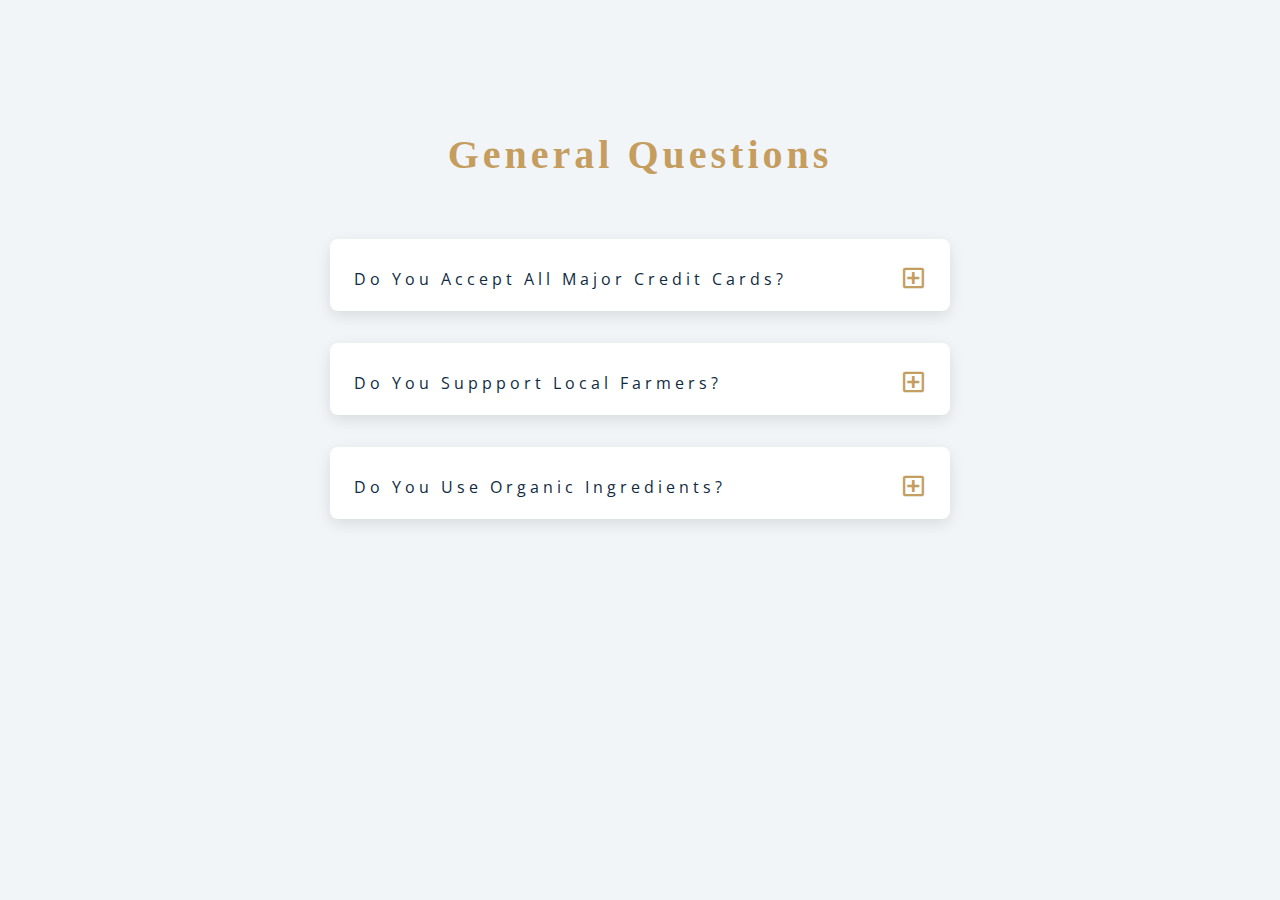
<file: Accordion/index.html>
<!DOCTYPE html>
<html lang="en">
  <head>
    <meta charset="UTF-8" />
    <meta name="viewport" content="width=device-width, initial-scale=1.0" />
    <title>Accordion</title>
    <!-- font-awesome -->
    <link
      rel="stylesheet"
      href="https://cdnjs.cloudflare.com/ajax/libs/font-awesome/5.14.0/css/all.min.css"
    />

    <!-- styles -->
    <link rel="stylesheet" href="style.css" />
  </head>
  <body>
    <section class="questions">
      <!-- Title -->
      <div class="title">
        <h2>General Questions</h2>
      </div>
      <!-- Questions -->
      <div class="section-center">
        <!-- single question -->
        <article class="question">
          <!-- single question -->
          <div class="question-title">
            <p>Do You Accept All Major Credit Cards?</p>
            <button type="button" class="question-btn">
              <span class="plus-icon">
                <i class="far fa-plus-square"></i>
              </span>
              <span class="minus-icon">
                <i class="far fa-minus-square"></i>
              </span>
            </button>
          </div>
          <!-- question text -->
          <div class="question-text">
            <p>Lorem ipsum dolor sit amet, consectetur adipisicing elit. Est dolore illo dolores quia nemo doloribus quaerat, magni numquam repellat reprehenderit.</p>
          </div>
        </article>
        <article class="question">
          <!-- single question -->
          <div class="question-title">
            <p>Do You Suppport Local Farmers?</p>
            <button type="button" class="question-btn">
              <span class="plus-icon">
                <i class="far fa-plus-square"></i>
              </span>
              <span class="minus-icon">
                <i class="far fa-minus-square"></i>
              </span>
            </button>
          </div>
          <!-- question text -->
          <div class="question-text">
            <p>Lorem ipsum dolor sit amet, consectetur adipisicing elit. Est dolore illo dolores quia nemo doloribus quaerat, magni numquam repellat reprehenderit.</p>
          </div>
        </article>
        <article class="question">
          <!-- single question -->
          <div class="question-title">
            <p>Do You Use Organic Ingredients?</p>
            <button type="button" class="question-btn">
              <span class="plus-icon">
                <i class="far fa-plus-square"></i>
              </span>
              <span class="minus-icon">
                <i class="far fa-minus-square"></i>
              </span>
            </button>
          </div>
          <!-- question text -->
          <div class="question-text">
            <p>Lorem ipsum dolor sit amet, consectetur adipisicing elit. Est dolore illo dolores quia nemo doloribus quaerat, magni numquam repellat reprehenderit.</p>
          </div>
        </article>
      </div>
    </section>
    <!-- javascript -->
    <script src="app.js"></script>
  </body>
</html>
</file>
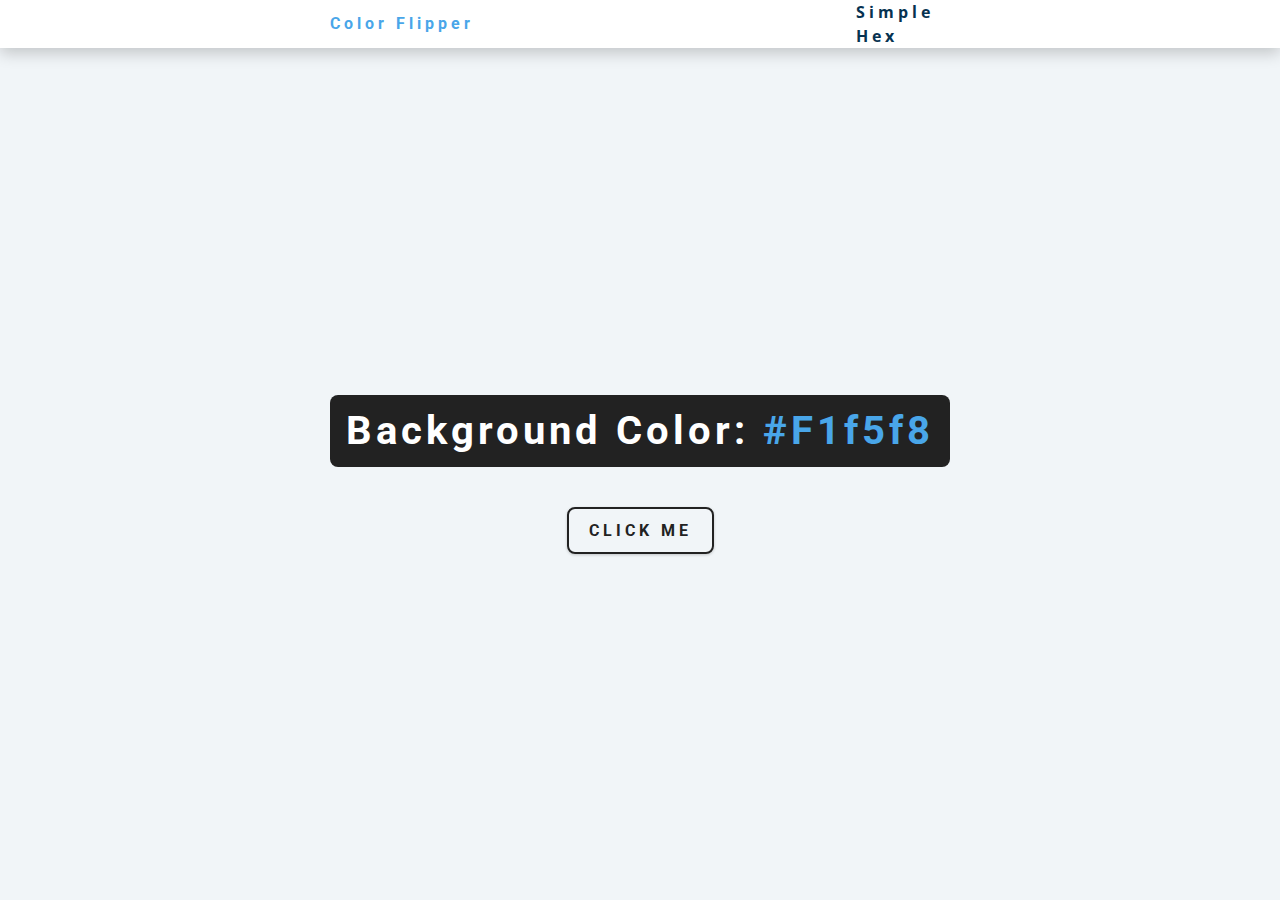
<file: color flipper/index.html>
<!DOCTYPE html>
<html lang="en">
<head>
    <meta charset="UTF-8">
    <meta http-equiv="X-UA-Compatible" content="IE=edge">
    <meta name="viewport" content="width=device-width, initial-scale=1.0">
    <title>Color Flipper</title>

    <link rel="stylesheet" href="style.css">
</head>
<body>
    <nav>
        <div class="nav-center">
            <h4>color flipper</h4>
            <ul class="nav na-links">
                <li><a href="index.html">simple</a></li>
                <li><a href="hex.html">hex</a></li>
            </ul>
        </div>
    </nav>
    <main>
        <div class="container">
            <h2>Background Color: <span class="color">#f1f5f8</span></h2>
            <button class="btn btn-hero" id="btn">Click Me</button>
        </div>
    </main>

    <script src="hex.js"></script>
</body>
</html>
</file>
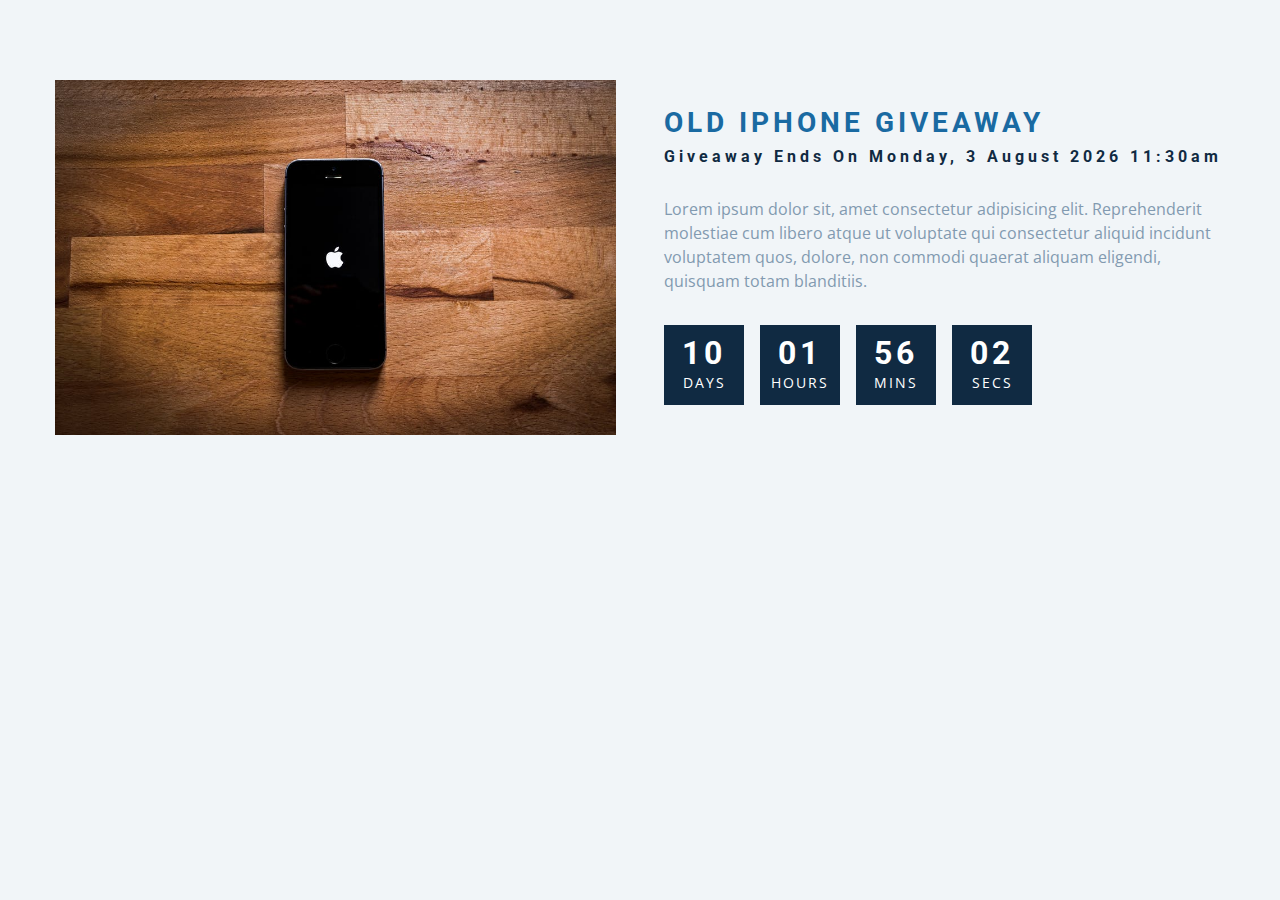
<file: Countdown/index.html>
<!DOCTYPE html>
<html lang="en">
  <head>
    <meta charset="UTF-8" />
    <meta name="viewport" content="width=device-width, initial-scale=1.0" />
    <title>Countdown</title>

    <!-- styles -->
    <link rel="stylesheet" href="style.css" />
  </head>
  <body>
    <section class="section-center">
      <!-- image -->
      <article class="gift-img">
        <img src="./gift.jpeg" alt="gift" />
      </article>
      <!-- info -->
      <article class="gift-info">
        <h3>old iphone giveaway</h3>
        <h4 class="giveaway">
          <!-- giveaway ends on Sunday, 31 December 2022, 12:00pm -->
        </h4>
        <p>
          Lorem ipsum dolor sit, amet consectetur adipisicing elit.
          Reprehenderit molestiae cum libero atque ut voluptate qui consectetur
          aliquid incidunt voluptatem quos, dolore, non commodi quaerat aliquam
          eligendi, quisquam totam blanditiis.
        </p>
        <div class="deadline">
          <!-- days -->
          <div class="deadline-format">
            <div>
              <h4 class="days">34</h4>
              <span>days</span>
            </div>
          </div>
          <!-- end of days -->
          <!-- days -->
          <div class="deadline-format">
            <div>
              <h4 class="hours">34</h4>
              <span>hours</span>
            </div>
          </div>
          <!-- end of days -->
          <!-- minutes -->
          <div class="deadline-format">
            <div>
              <h4 class="minutes">34</h4>
              <span>mins</span>
            </div>
          </div>
          <!-- end of days -->
          <!-- minutes -->
          <div class="deadline-format">
            <div>
              <h4 class="seconds">34</h4>
              <span>secs</span>
            </div>
          </div>
          <!-- end of days -->
        </div>
      </article>
    </section>
    <!-- javascript -->
    <script src="app.js"></script>
  </body>
</html>
</file>
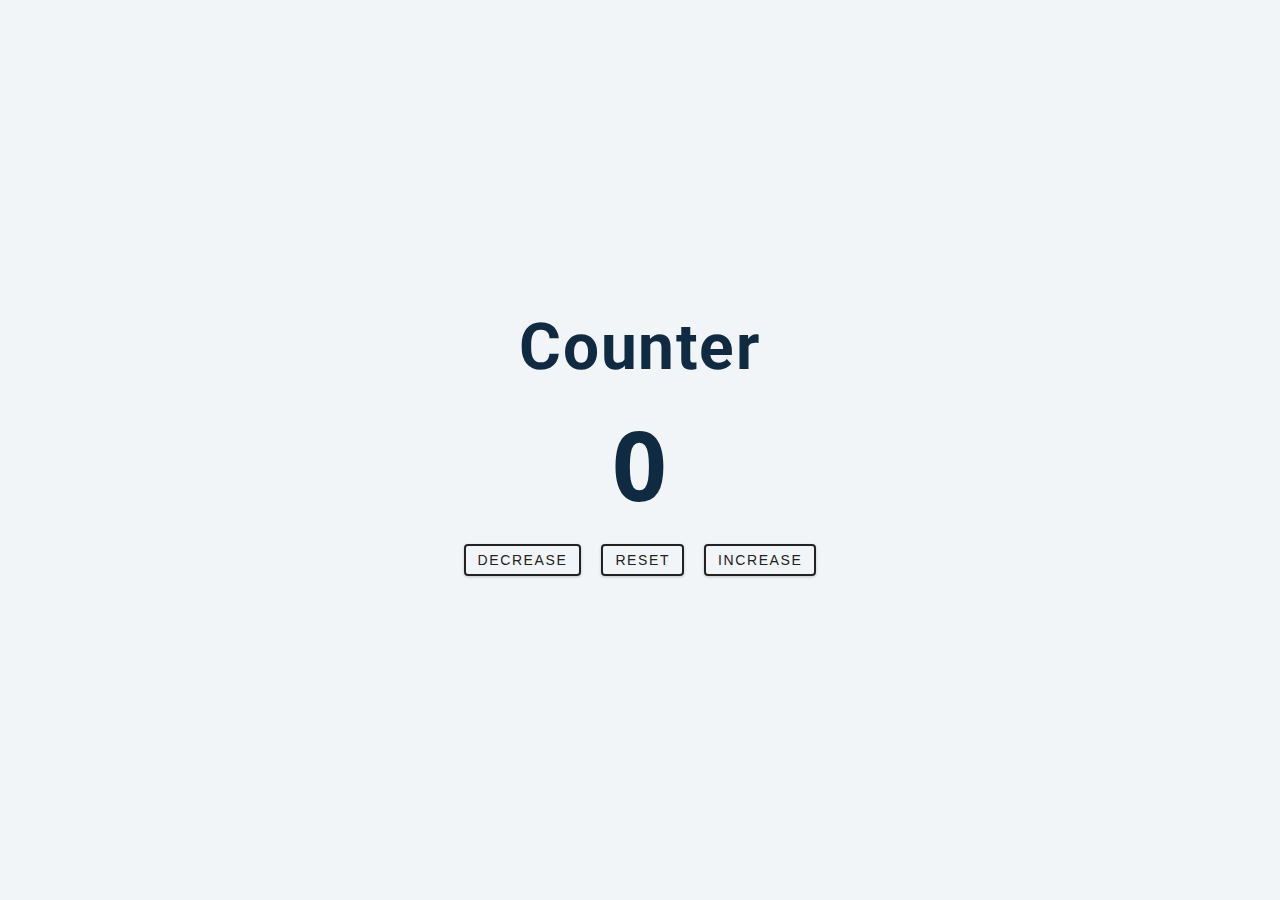
<file: Counter/index.html>
<!DOCTYPE html>
<html lang="en">
<head>
    <meta charset="UTF-8">
    <meta http-equiv="X-UA-Compatible" content="IE=edge">
    <meta name="viewport" content="width=device-width, initial-scale=1.0">
    <title>Counter App</title>

    <link rel="stylesheet" href="style.css">
</head>
<body>
    
    <main>
        <div class="container">
            <h1>Counter</h1>
            <span id="value">0</span>
            <div class="button-container">
                <button class="btn decrease">decrease</button>
                <button class="btn reset">reset</button>
                <button class="btn increase">increase</button>
            </div>
        </div>
    </main>

    <!-- <script src="app.js"></script> -->
    <script>
        // 1. Set count to 0
        // 2. Set variable for value and button
        // 3. add forEach function because we need to perform on multiple class
        // 4. add "addEventListener" click event to identify click
        // 5. to identify specific click create a "const btn-variable" for each button
        // 6. to identify click create a e.currentTarget from class then e.currentTarget.classList
        // 7. now check on what basis we can perform program
        // 8. if btnstyle contains class increase then do count++, or count-- or count = 0 

        let count = 0

        const value = document.querySelector("#value")
        const btns = document.querySelectorAll('.btn')

        btns.forEach(function(btn){
            btn.addEventListener('click', function(e){
                const btnstyle = e.currentTarget.classList
                if(btnstyle.contains('increase')){
                    count++
                }
                else if(btnstyle.contains('decrease')){
                    count--
                }
                else{
                    count = 0
                }
                if(count > 0){
                    value.style.color = 'green'
                }
                if(count < 0){
                    value.style.color = 'red'
                }
                if(count === 0){
                    value.style.color = 'black'
                }
                value.textContent = count
            })
        })
    </script>
</body>
</html>
</file>
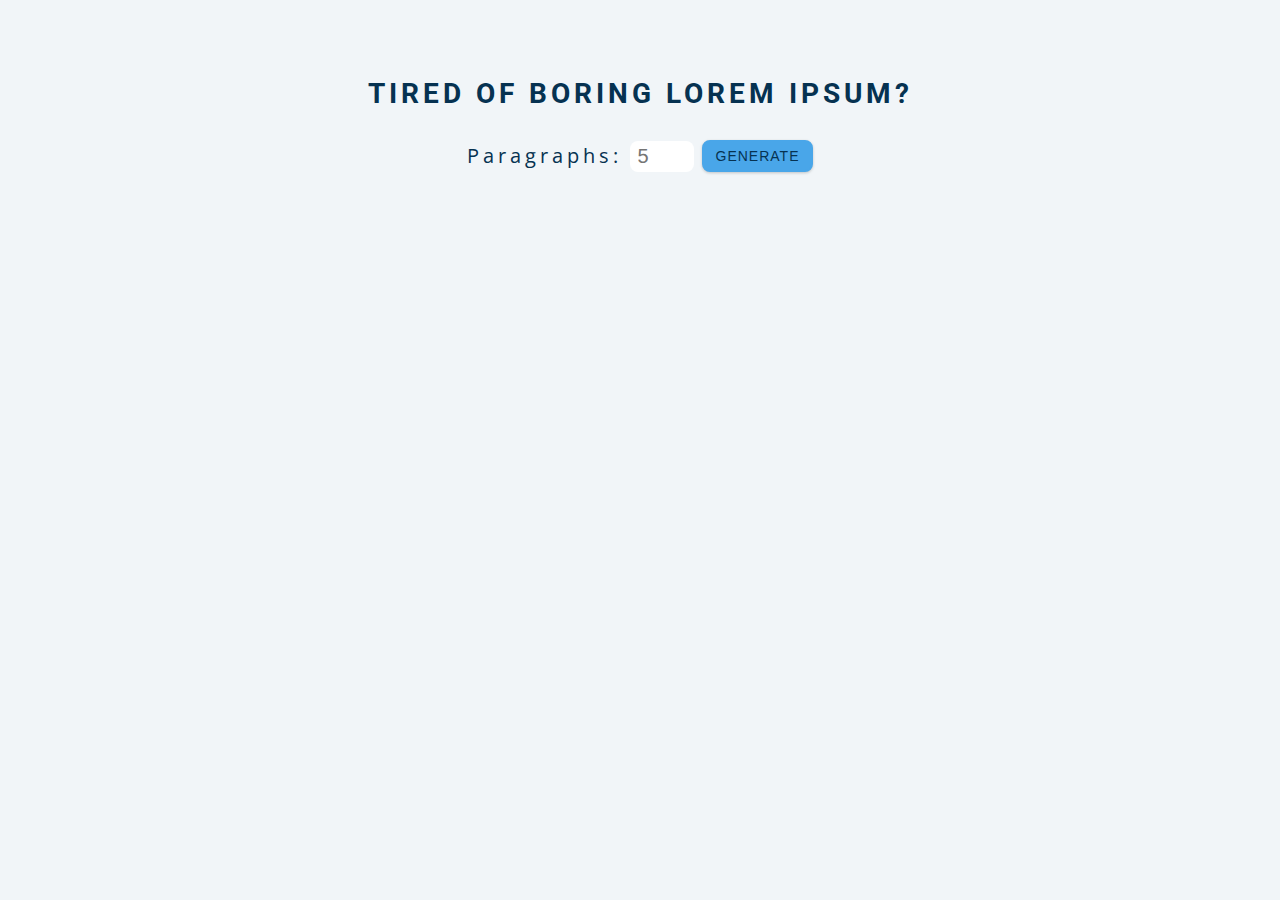
<file: Lorem Ipsum/index.html>
<!DOCTYPE html>
<html lang="en">
  <head>
    <meta charset="UTF-8" />
    <meta name="viewport" content="width=device-width, initial-scale=1.0" />
    <title>Lorem Ipsum</title>

    <!-- styles -->
    <link rel="stylesheet" href="style.css" />
  </head>
  <body>
    <section class="section-center">
      <h3>tired of boring lorem ipsum?</h3>
      <form class="lorem-form">
        <label for="amount">paragraphs:</label>
        <input
          type="number"
          name="amount"
          id="amount"
          maxlength="1"
          placeholder="5"
        />
        <button type="submit" class="btn">generate</button>
      </form>
      <article class="lorem-text"></article>
    </section>

    <!-- javascript -->
    <script src="app.js"></script>
  </body>
</html>
</file>
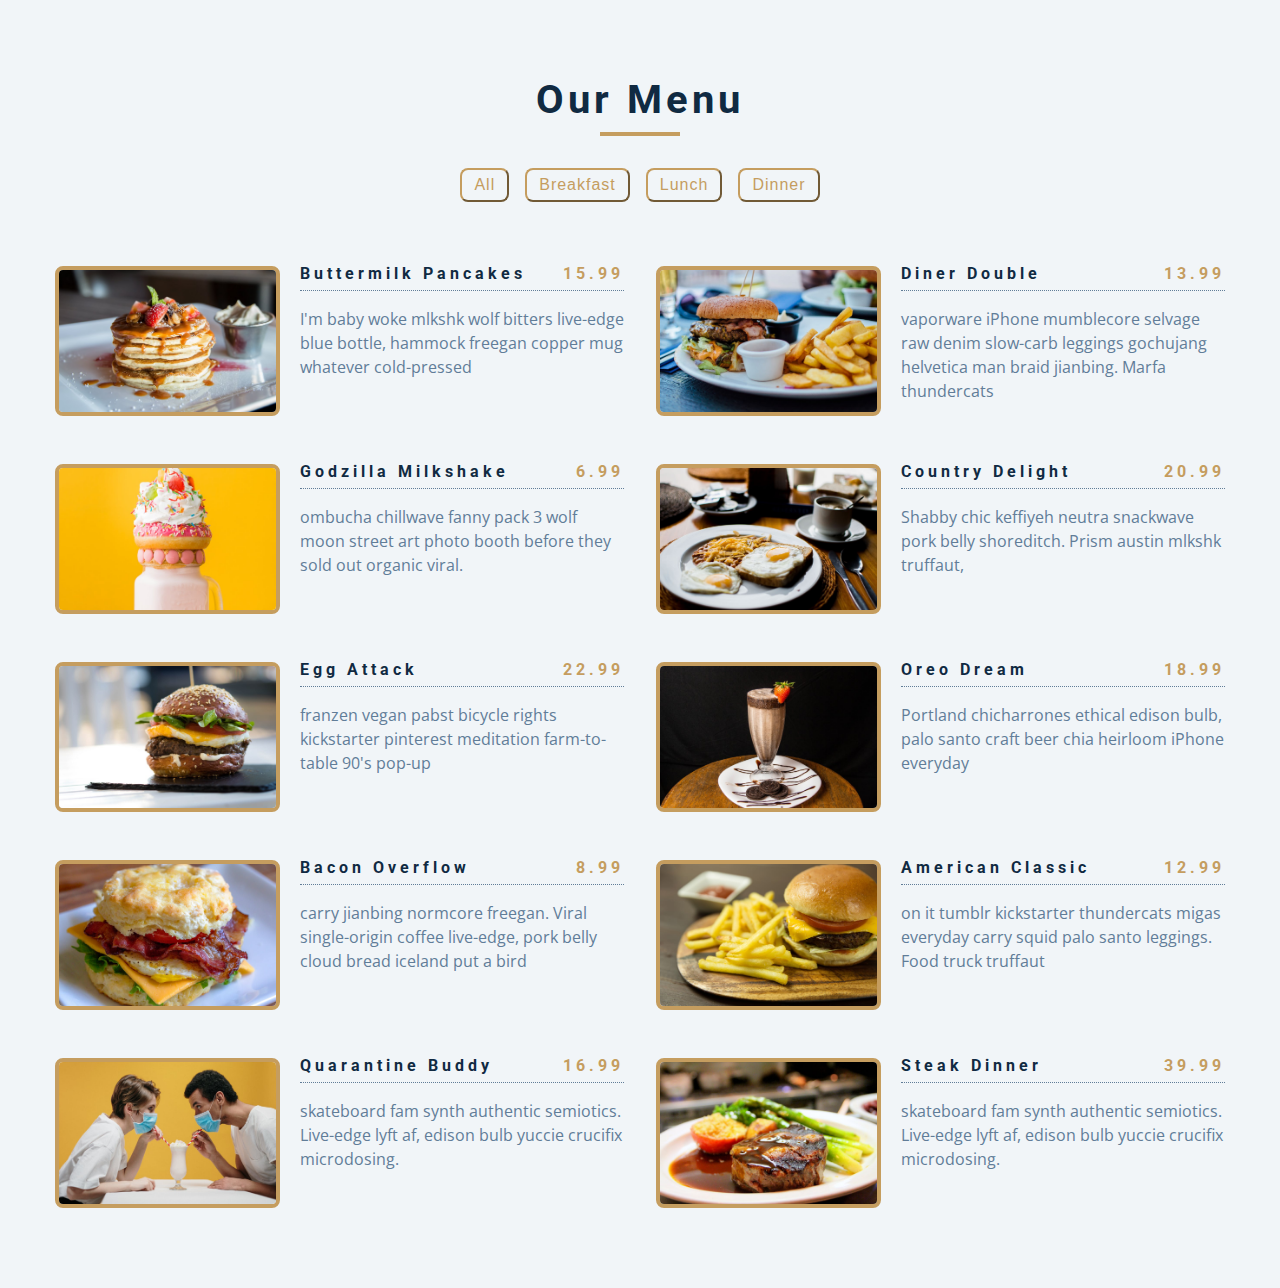
<file: Menu/index.html>
<!DOCTYPE html>
<html lang="en">
  <head>
    <meta charset="UTF-8" />
    <meta name="viewport" content="width=device-width, initial-scale=1.0" />
    <title>Menu</title>
    <!-- font-awesome -->
    <link
      rel="stylesheet"
      href="https://cdnjs.cloudflare.com/ajax/libs/font-awesome/5.14.0/css/all.min.css"
    />

    <!-- styles -->
    <link rel="stylesheet" href="style.css" />
  </head>
  <body>
    <section class="menu">
      <!-- title -->
      <div class="title">
        <h2>Our Menu</h2>
        <div class="underline"></div>
      </div>
      <!-- filter button -->
      <div class="btn-container">
        <button class="filter-btn" type="button" data-id="all">All</button>
        <button class="filter-btn" type="button" data-id="breakfast">Breakfast</button>
        <button class="filter-btn" type="button" data-id="lunch">Lunch</button>
        <button class="filter-btn" type="button" data-id="dinner">Dinner</button>
      </div>
      <!-- menu items -->
      <div class="section-center">
        <!-- single item -->
        <!-- <article class="menu-item">
          <img src="images/menu-item.jpeg" class="photo" alt="menu item">
          <div class="item-info">
            <header>
              <h4>buttermilk pancakes</h4>
              <h4 class="price">$15</h4>
            </header>
            <p class="item-text">Lorem ipsum dolor sit amet, consectetur adipiscing elit sit amet</p>
          </div>
        </article> -->
        <!-- end of single item -->
      </div>
    </section>
    <!-- javascript -->
    <!-- <script src="appdynamic.js"></script> -->
    <script>
      // items
      const menu = [
        {
          id: 1,
          title: "buttermilk pancakes",
          category: "breakfast",
          price: 15.99,
          img: "./images/item-1.jpeg",
          desc: `I'm baby woke mlkshk wolf bitters live-edge blue bottle, hammock freegan copper mug whatever cold-pressed `,
        },
        {
          id: 2,
          title: "diner double",
          category: "lunch",
          price: 13.99,
          img: "./images/item-2.jpeg",
          desc: `vaporware iPhone mumblecore selvage raw denim slow-carb leggings gochujang helvetica man braid jianbing. Marfa thundercats `,
        },
        {
          id: 3,
          title: "godzilla milkshake",
          category: "shakes",
          price: 6.99,
          img: "./images/item-3.jpeg",
          desc: `ombucha chillwave fanny pack 3 wolf moon street art photo booth before they sold out organic viral.`,
        },
        {
          id: 4,
          title: "country delight",
          category: "breakfast",
          price: 20.99,
          img: "./images/item-4.jpeg",
          desc: `Shabby chic keffiyeh neutra snackwave pork belly shoreditch. Prism austin mlkshk truffaut, `,
        },
        {
          id: 5,
          title: "egg attack",
          category: "lunch",
          price: 22.99,
          img: "./images/item-5.jpeg",
          desc: `franzen vegan pabst bicycle rights kickstarter pinterest meditation farm-to-table 90's pop-up `,
        },
        {
          id: 6,
          title: "oreo dream",
          category: "shakes",
          price: 18.99,
          img: "./images/item-6.jpeg",
          desc: `Portland chicharrones ethical edison bulb, palo santo craft beer chia heirloom iPhone everyday`,
        },
        {
          id: 7,
          title: "bacon overflow",
          category: "breakfast",
          price: 8.99,
          img: "./images/item-7.jpeg",
          desc: `carry jianbing normcore freegan. Viral single-origin coffee live-edge, pork belly cloud bread iceland put a bird `,
        },
        {
          id: 8,
          title: "american classic",
          category: "lunch",
          price: 12.99,
          img: "./images/item-8.jpeg",
          desc: `on it tumblr kickstarter thundercats migas everyday carry squid palo santo leggings. Food truck truffaut  `,
        },
        {
          id: 9,
          title: "quarantine buddy",
          category: "shakes",
          price: 16.99,
          img: "./images/item-9.jpeg",
          desc: `skateboard fam synth authentic semiotics. Live-edge lyft af, edison bulb yuccie crucifix microdosing.`,
        },
        {
          id: 10,
          title: "steak dinner",
          category: "dinner",
          price: 39.99,
          img: "./images/item-10.jpeg",
          desc: `skateboard fam synth authentic semiotics. Live-edge lyft af, edison bulb yuccie crucifix microdosing.`,
        },
    ];
    
      const sectionCenter = document.querySelector('.section-center')
      const filterBtns = document.querySelectorAll('.filter-btn')

      window.addEventListener('load', function(){
        console.log('window loaded')
        displayMenuItems(menu)
      });

      filterBtns.forEach(function(btn){
        btn.addEventListener('click', function(e){
          const category = e.currentTarget.dataset.id
          // This used in below else statement to show filtered click item
          const menuCategory = menu.filter(function(menuItem){
            if(menuItem.category === category){
              return menuItem
            }
          })

          if(category === 'all'){
            displayMenuItems(menu)
          }
          else{
            displayMenuItems(menuCategory)
          }
        })
      })

      function displayMenuItems(menuItems){
        let displayMenu = menuItems.map(function(item){
          return `
          <article class="menu-item">
            <img src=${item.img} class="photo" alt=${item.title}>
            <div class="item-info">
              <header>
                <h4>${item.title}</h4>
                <h4 class="price">${item.price}</h4>
              </header>
              <p class="item-text">${item.desc}</p>
            </div>
          </article>
          `;
        })
        displayMenu = displayMenu.join("")
        sectionCenter.innerHTML = displayMenu
      }
    </script>
  </body>
</html>
</file>
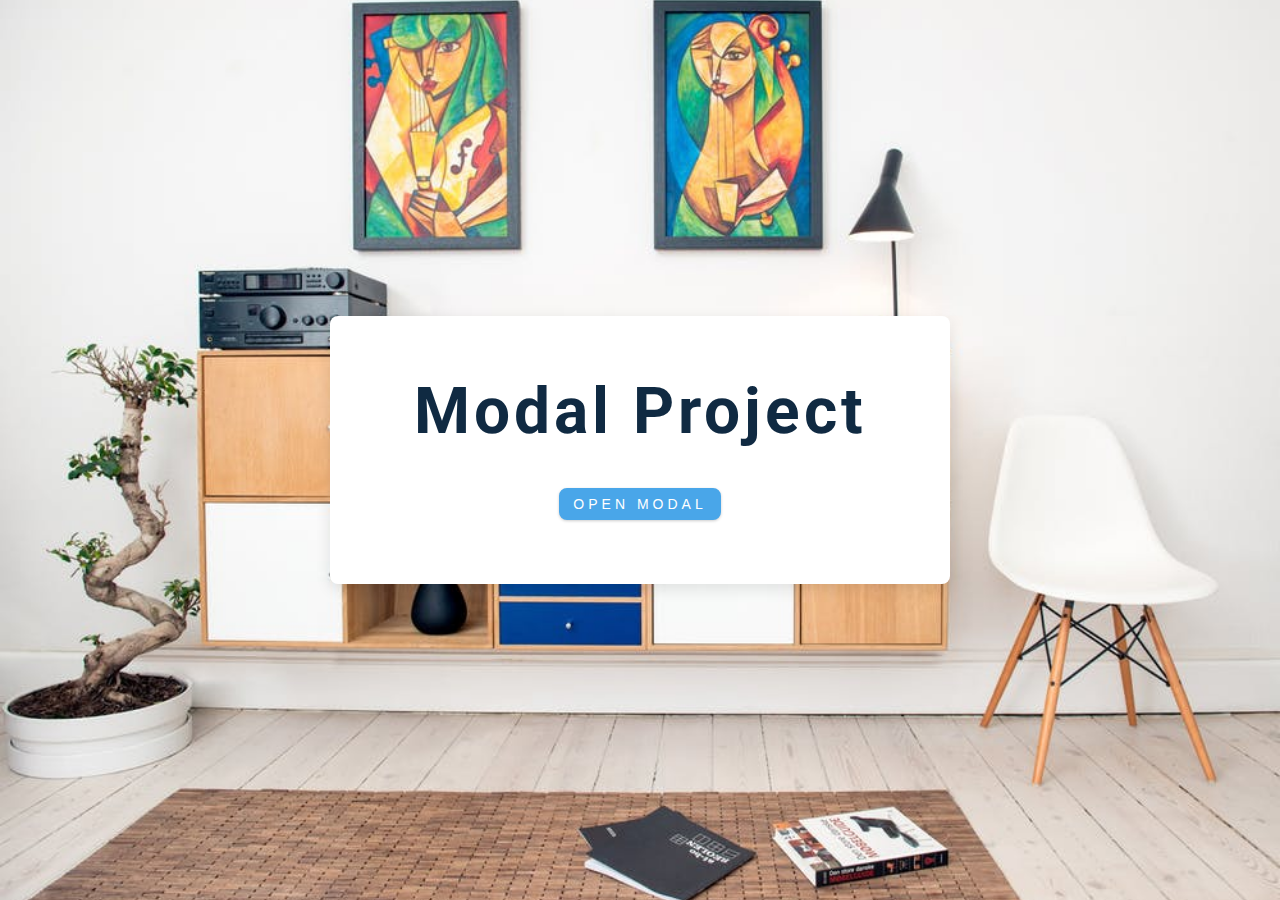
<file: Modal/index.html>
<!DOCTYPE html>
<html lang="en">
  <head>
    <meta charset="UTF-8" />
    <meta name="viewport" content="width=device-width, initial-scale=1.0" />
    <title>Modal</title>
    <!-- font-awesome -->
    <link
      rel="stylesheet"
      href="https://cdnjs.cloudflare.com/ajax/libs/font-awesome/5.14.0/css/all.min.css"
    />
    <!-- styles -->
    <link rel="stylesheet" href="style.css" />
  </head>
  <body>
    <!-- hero -->
    <header class="hero">
      <div class="banner">
        <h1>modal project</h1>
        <button class="btn modal-btn">
          open modal
        </button>
      </div>
    </header>
    <!-- modal -->
    <div class="modal-overlay">
      <div class="modal-container">
        <h3>modal content</h3>
        <button class="close-btn"><i class="fas fa-times"></i></button>
      </div>
    </div>
    <!-- javascript -->
    <script src="app.js"></script>
  </body>
</html>
</file>
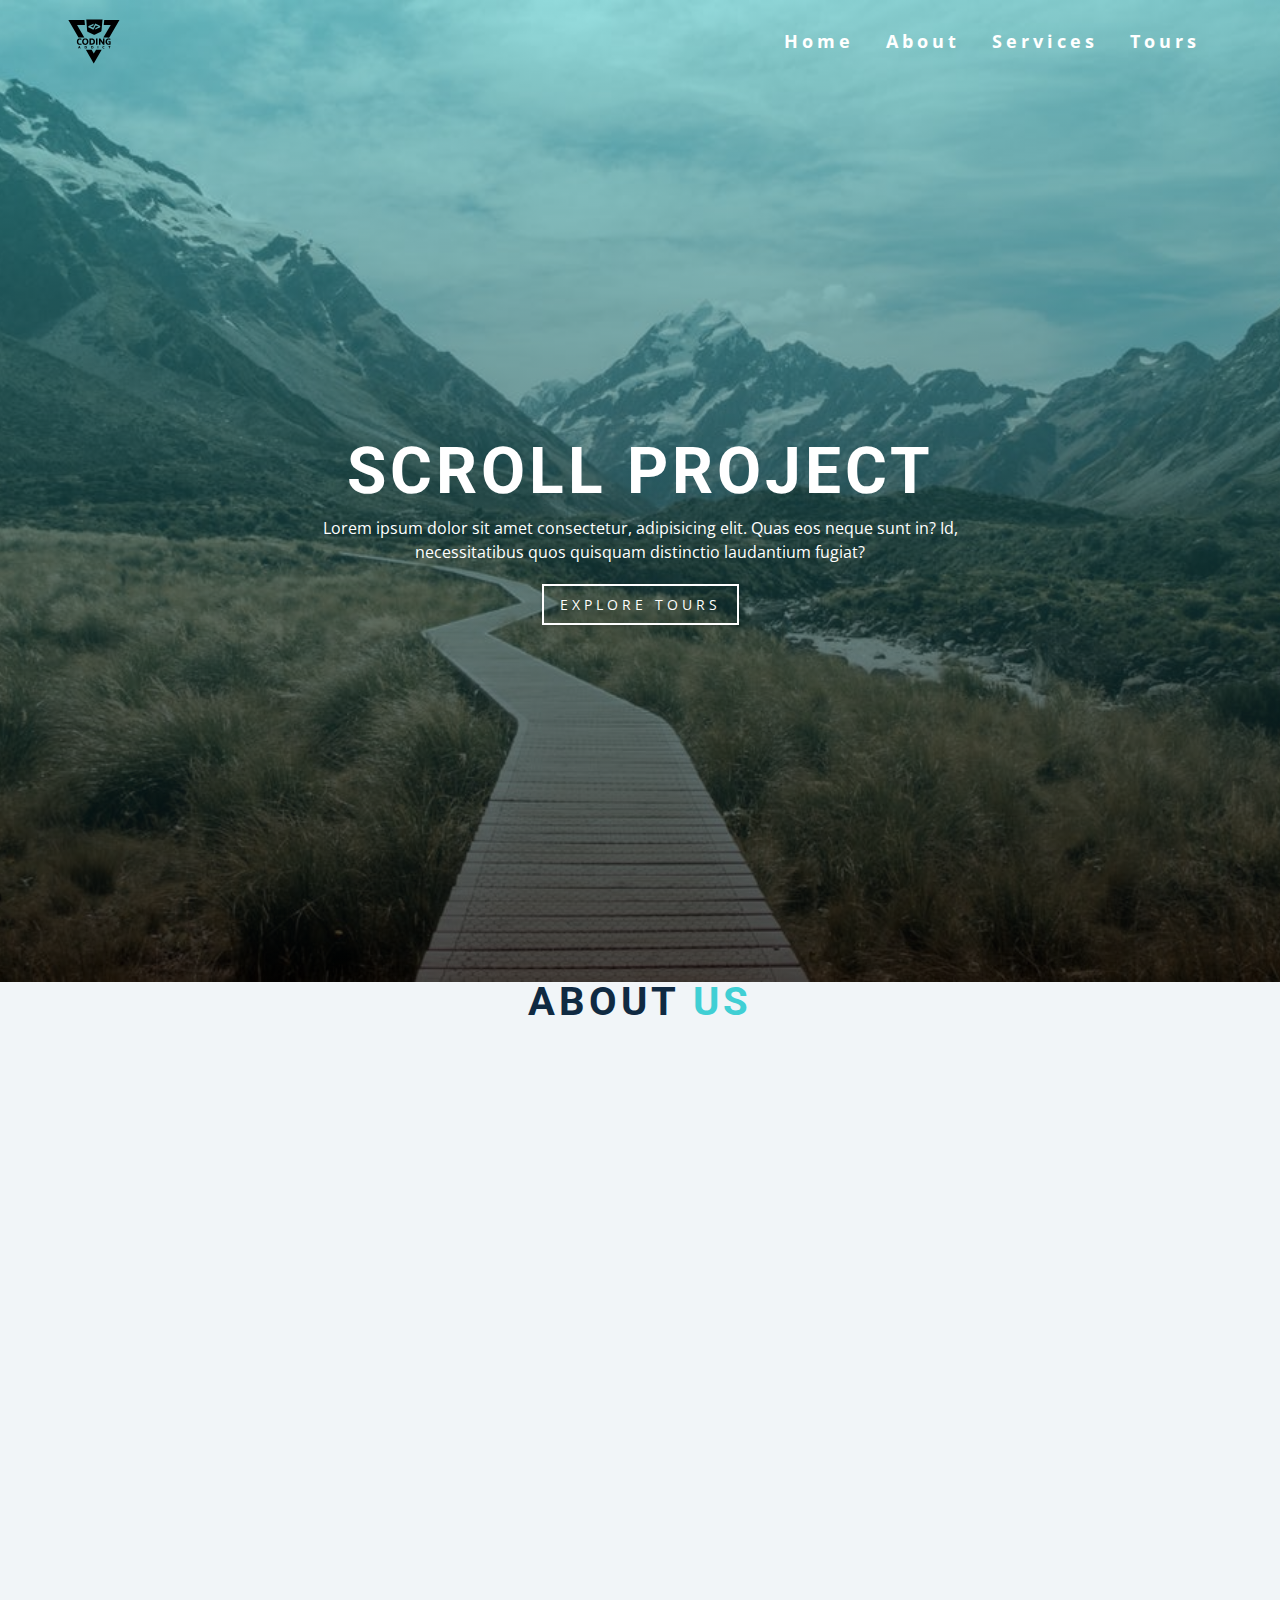
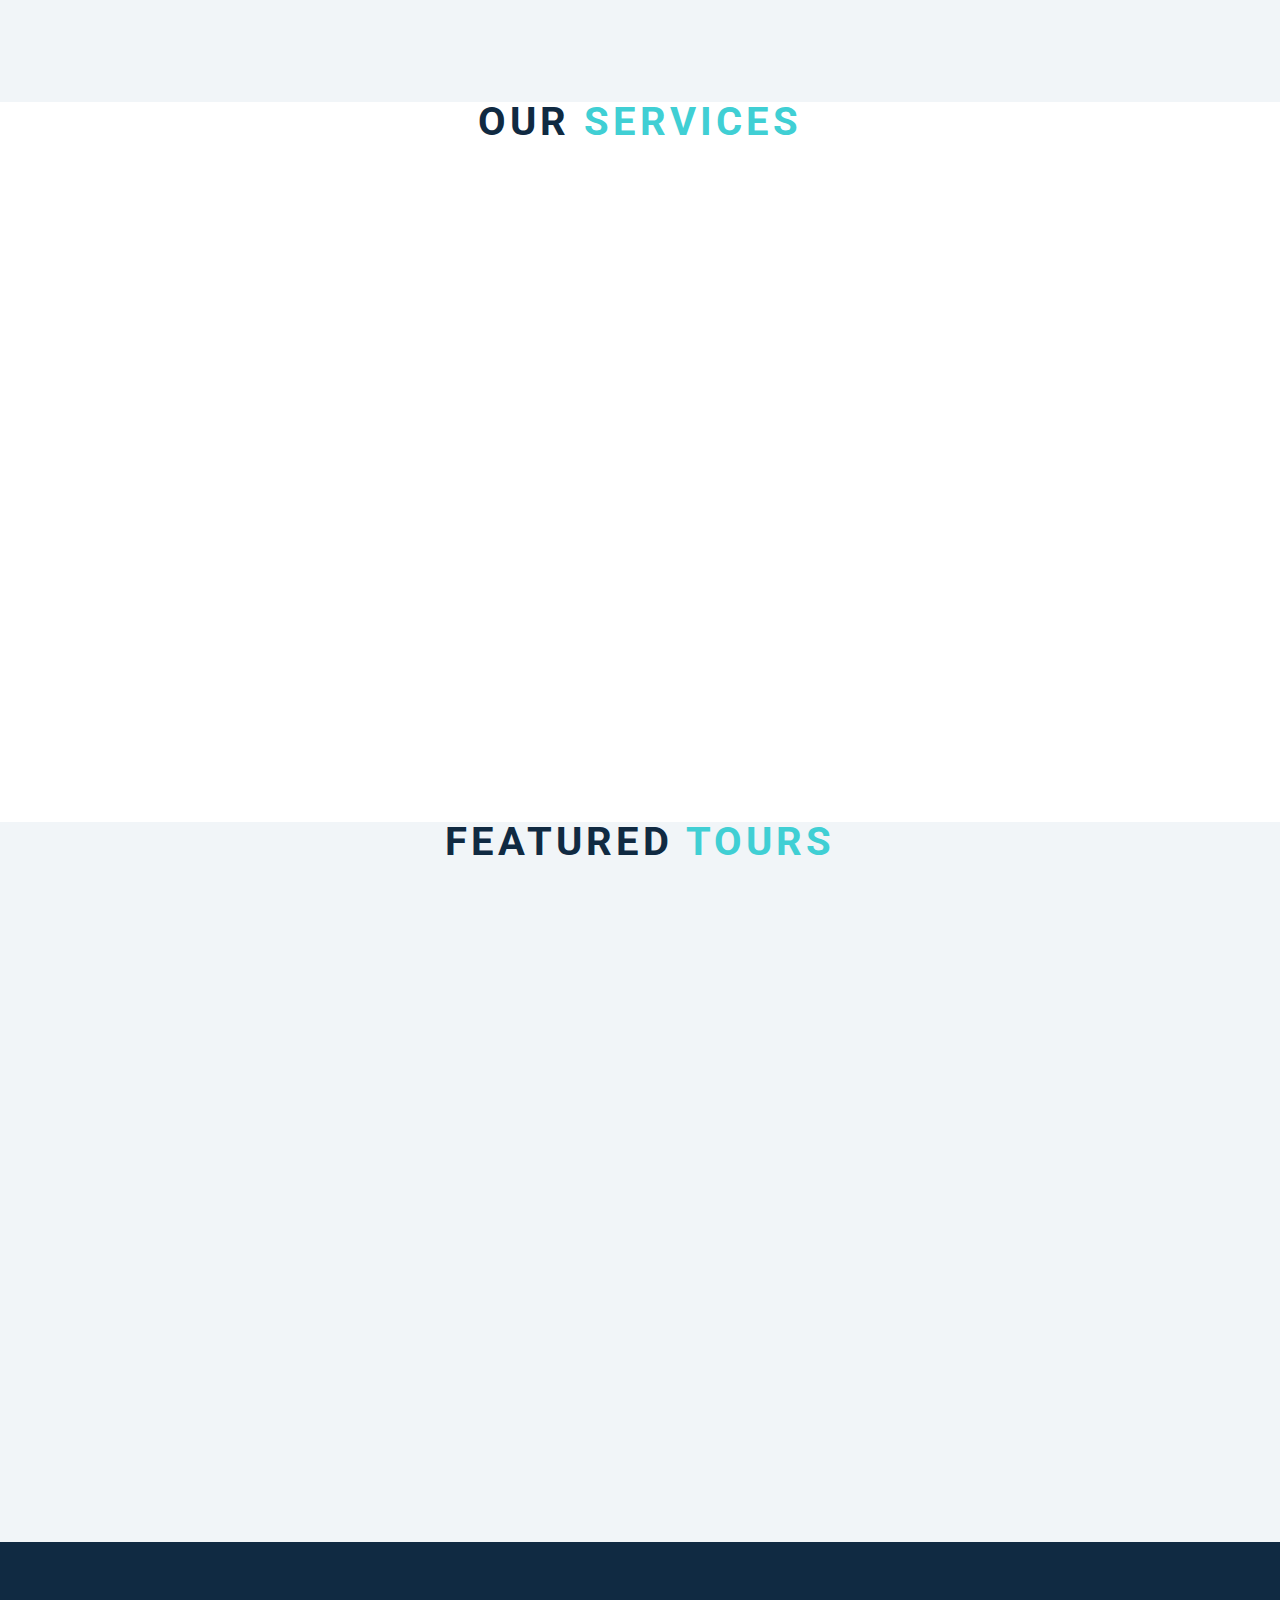
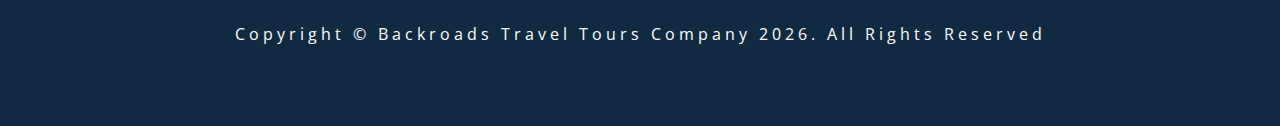
<file: Scroll/index.html>
<!DOCTYPE html>
<html lang="en">
  <head>
    <meta charset="UTF-8" />
    <meta name="viewport" content="width=device-width, initial-scale=1.0" />
    <title>Scroll</title>
    <!-- font-awesome -->
    <link
      rel="stylesheet"
      href="https://cdnjs.cloudflare.com/ajax/libs/font-awesome/5.14.0/css/all.min.css"
    />
    <!-- styles -->
    <link rel="stylesheet" href="style.css" />
  </head>
  <body>
    <header id="home">
      <!-- navbar -->
      <nav id="nav">
        <div class="nav-center">
          <!-- nav header -->
          <div class="nav-header">
            <img src="./logo.svg" class="logo" alt="logo" />
            <button class="nav-toggle">
              <i class="fas fa-bars"></i>
            </button>
          </div>
          <!-- links -->
          <div class="links-container">
            <ul class="links">
              <li>
                <a href="#home" class="scroll-link">home</a>
              </li>
              <li>
                <a href="#about" class="scroll-link">about</a>
              </li>
              <li>
                <a href="#services" class="scroll-link">services</a>
              </li>
              <li>
                <a href="#tours" class="scroll-link">tours</a>
              </li>
            </ul>
          </div>
        </div>
      </nav>
      <!-- banner -->
      <div class="banner">
        <div class="container">
          <h1>scroll project</h1>
          <p>
            Lorem ipsum dolor sit amet consectetur, adipisicing elit. Quas eos
            neque sunt in? Id, necessitatibus quos quisquam distinctio
            laudantium fugiat?
          </p>
          <a href="#tours" class="scroll-link btn btn-white">explore tours</a>
        </div>
      </div>
    </header>
    <!-- about -->
    <section id="about" class="section">
      <div class="title">
        <h2>about <span>us</span></h2>
      </div>
    </section>
    <!-- services -->
    <section id="services" class="section">
      <div class="title">
        <h2>our <span>services</span></h2>
      </div>
    </section>
    <!-- contact -->
    <section id="tours" class="section">
      <div class="title">
        <h2>featured <span>tours</span></h2>
      </div>
    </section>
    <!-- footer -->
    <footer class="section">
      <p>
        copyright &copy; backroads travel tours company
        <span id="date"></span>. all rights reserved
      </p>
    </footer>
    <a class="scroll-link top-link" href="#home">
      <i class="fas fa-arrow-up"></i>
    </a>
    <!-- javascript -->
    <!-- <script src="app.js"></script> -->
    <script>
      // Set Dynamic Date 
      const date = document.querySelector('#date')
      date.innerHTML = new Date().getFullYear()

      // Set links
      const navToggle = document.querySelector('.nav-toggle')
      const linksContainer = document.querySelector('.links-container')
      const links = document.querySelector('.links')
      
      navToggle.addEventListener('click', function(){
        const containerHeight = linksContainer.getBoundingClientRect().height
        const linksHeight = links.getBoundingClientRect().height

        if(containerHeight === 0){
          linksContainer.style.height = `${linksHeight}px`;
        }
        else{
          linksContainer.style.height = 0;
        }
      })      

      /********** Fixed Navbar ************/
      const navbar = document.getElementById('nav')
      const topLink = document.querySelector('.top-link')

      window.addEventListener('scroll', function(){
        const scrollHeight = window.pageYOffset;
        const navHeight = navbar.getBoundingClientRect().height;

        if(scrollHeight > navHeight){
          navbar.classList.add('fixed-nav')
        }
        else{
          navbar.classList.remove('fixed-nav')
        }

        if(scrollHeight > 500){
          topLink.classList.add('show-link')
        }
        else{
          topLink.classList.remove('show-link')
        }
      })

      /********** Smooth Scroll to section ************/
      const scrollLinks = document.querySelectorAll('.scroll-link')

      scrollLinks.forEach(function(link){
        link.addEventListener('click', function(e){
          e.preventDefault()
          // Navigate to specific section
          const id = e.currentTarget.getAttribute('href').slice(1) //to start
          console.log(id)
          const element = document.getElementById(id) // to get section id

          // calculate the heights
          const navHeight = navbar.getBoundingClientRect().height;
          const containerHeight = linksContainer.getBoundingClientRect().height
          const fixedNav = navbar.classList.contains('fixed-nav') //contains method is like true or false
          
          let position = element.offsetTop - navHeight; // to get offset top of the section and minus navbar height

          if(!fixedNav){ //if FixedNav is in static position once it goes to top from bottom
            position = position - navHeight
          }
          if(navHeight > 82){ // when menu is open in mobile view and scroll to section id
            position = position + containerHeight
          }

          window.scrollTo({
            left: 0,
            top: position,
          })
          linksContainer.style.height = 0 // to hide navbar once it is clicked in mobile view
        })
      })
    </script>
  </body>
</html>
</file>
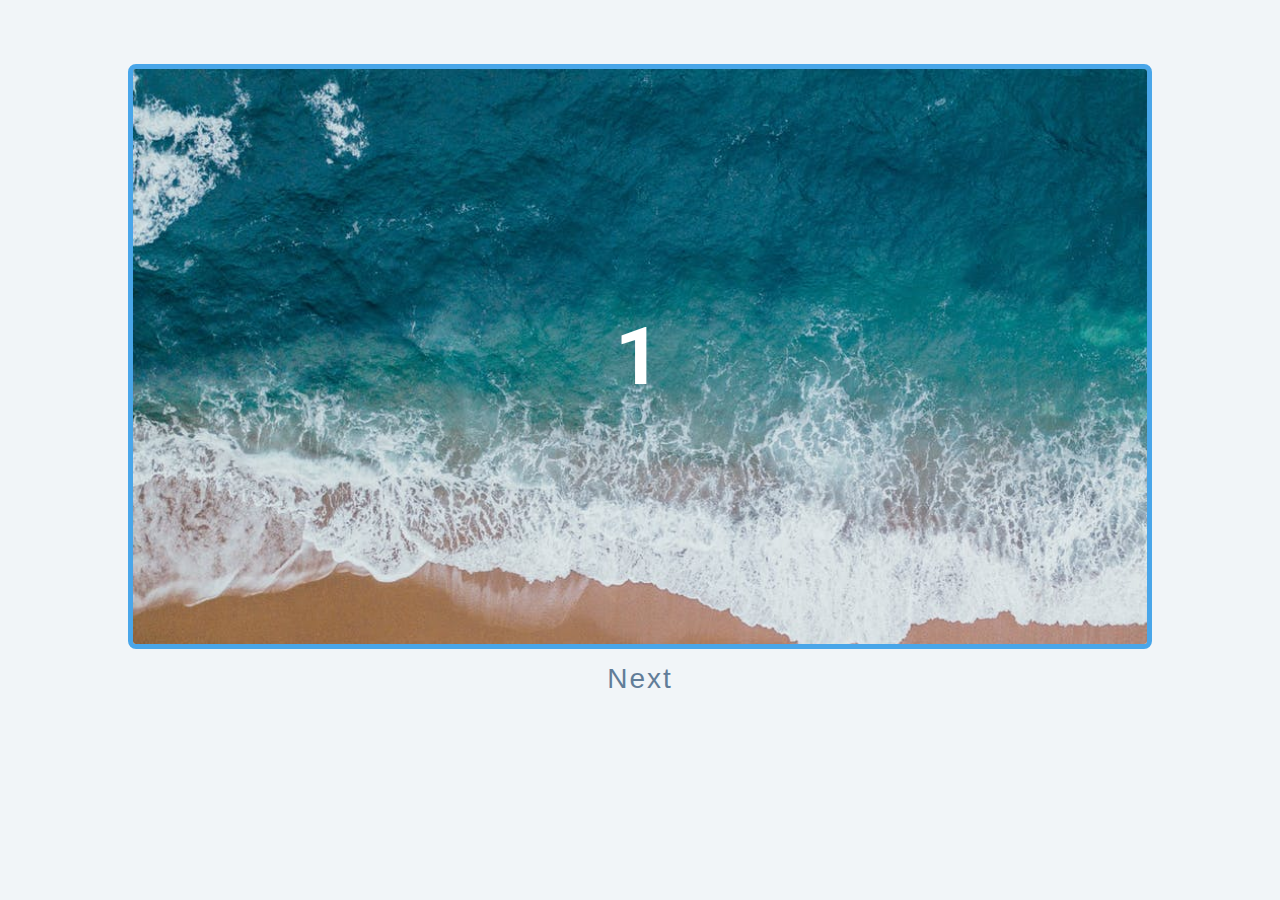
<file: Slider/index.html>
<!DOCTYPE html>
<html lang="en">
  <head>
    <meta charset="UTF-8" />
    <meta name="viewport" content="width=device-width, initial-scale=1.0" />
    <title>Slider</title>

    <!-- styles -->
    <link rel="stylesheet" href="style.css" />
  </head>
  <body>
    <div class="slider-container">
      <div class="slide">
        <img src="./img-1.jpeg" class="slide-img" alt="" />
        <h1>1</h1>
      </div>
      <div class="slide">
        <img src="./img-2.jpeg" class="slide-img" alt="" />
        <h1>2</h1>
      </div>
      <div class="slide">
        <img src="./img-1.jpeg" class="slide-img" alt="" />
        <h1>3</h1>
      </div>
      <div class="slide">
        <img src="./img-2.jpeg" class="slide-img" alt="" />
        <h1>4</h1>
      </div>
    </div>
    <div class="btn-container">
      <button type="button" class="prevBtn">
        prev
      </button>
      <button type="button" class="nextBtn">
        next
      </button>
    </div>

    <!-- javascript -->
    <script src="app.js"></script>
  </body>
</html>
</file>
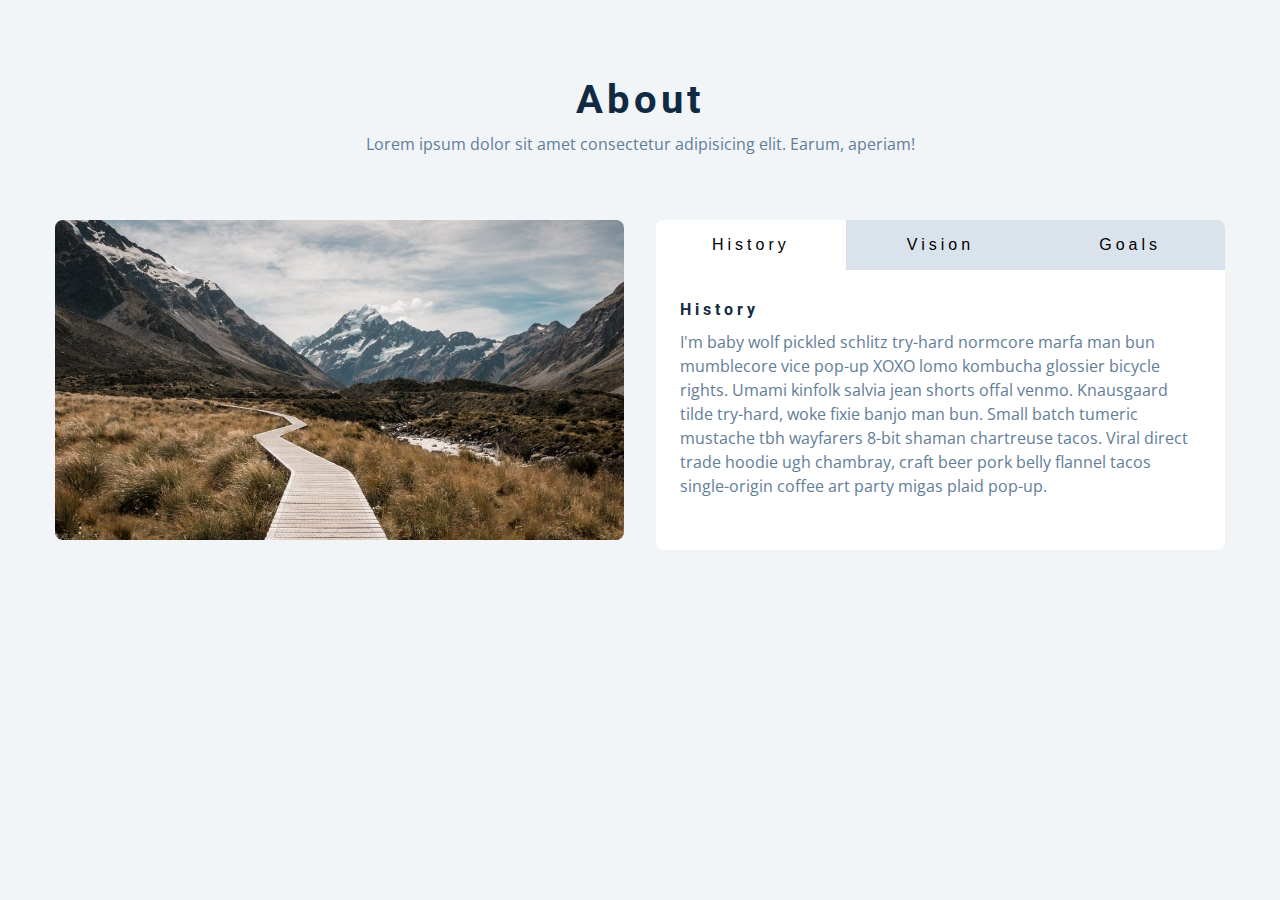
<file: Tabs/index.html>
<!DOCTYPE html>
<html lang="en">
  <head>
    <meta charset="UTF-8" />
    <meta name="viewport" content="width=device-width, initial-scale=1.0" />
    <title>Tabs</title>

    <!-- styles -->
    <link rel="stylesheet" href="style.css" />
  </head>
  <body>
    <section class="section">
      <div class="title">
        <h2>about</h2>
        <p>
          Lorem ipsum dolor sit amet consectetur adipisicing elit. Earum,
          aperiam!
        </p>
      </div>

      <div class="about-center section-center">
        <article class="about-img">
          <img src="./hero-bcg.jpeg" alt="" />
        </article>
        <article class="about">
          <!-- btn container -->
          <div class="btn-container">
            <button class="tab-btn active" data-id="history">history</button>
            <button class="tab-btn" data-id="vision">vision</button>
            <button class="tab-btn" data-id="goals">goals</button>
          </div>
          <div class="about-content">
            <!-- single item -->
            <div class="content active" id="history">
              <h4>history</h4>
              <p>
                I'm baby wolf pickled schlitz try-hard normcore marfa man bun
                mumblecore vice pop-up XOXO lomo kombucha glossier bicycle
                rights. Umami kinfolk salvia jean shorts offal venmo. Knausgaard
                tilde try-hard, woke fixie banjo man bun. Small batch tumeric
                mustache tbh wayfarers 8-bit shaman chartreuse tacos. Viral
                direct trade hoodie ugh chambray, craft beer pork belly flannel
                tacos single-origin coffee art party migas plaid pop-up.
              </p>
            </div>
            <!-- end of single item -->
            <!-- single item -->
            <div class="content" id="vision">
              <h4>vision</h4>
              <p>
                Man bun PBR&B keytar copper mug prism, hell of helvetica. Synth
                crucifix offal deep v hella biodiesel. Church-key listicle
                polaroid put a bird on it chillwave palo santo enamel pin,
                tattooed meggings franzen la croix cray. Retro yr aesthetic four
                loko tbh helvetica air plant, neutra palo santo tofu mumblecore.
                Hoodie bushwick pour-over jean shorts chartreuse shabby chic.
                Roof party hammock master cleanse pop-up truffaut, bicycle
                rights skateboard affogato readymade sustainable deep v
                live-edge schlitz narwhal.
              </p>
              <ul>
                <li>list item</li>
                <li>list item</li>
                <li>list item</li>
              </ul>
            </div>
            <!-- end of single item -->
            <!-- single item -->
            <div class="content" id="goals">
              <h4>goals</h4>
              <p>
                Chambray authentic truffaut, kickstarter brunch taxidermy vape
                heirloom four dollar toast raclette shoreditch church-key.
                Poutine etsy tote bag, cred fingerstache leggings cornhole
                everyday carry blog gastropub. Brunch biodiesel sartorial mlkshk
                swag, mixtape hashtag marfa readymade direct trade man braid
                cold-pressed roof party. Small batch adaptogen coloring book
                heirloom. Letterpress food truck hammock literally hell of wolf
                beard adaptogen everyday carry. Dreamcatcher pitchfork yuccie,
                banh mi salvia venmo photo booth quinoa chicharrones.
              </p>
            </div>
            <!-- end of single item -->
          </div>
        </article>
      </div>
    </section>
    <!-- javascript -->
    <!-- <script src="app.js"></script> -->
    <script>
      // 1. Declare Varible for "All Btns", 'About' Section and 'Articles' Section
      // 2. Create "Add Event Listener on About" section
      // 3. Create "id" variable to identify "target.id"
      // 4. Create "btn click event" and add/remove active class from them using forEach
      // 5. Create "forEach" of articles to show/hide based on "id"

      const btns = document.querySelectorAll('.tab-btn')
      const about = document.querySelector('.about')
      const articles = document.querySelectorAll('.content')

      // check about section click is working or not
      about.addEventListener('click', function(e){
        const id = e.target.dataset.id
        //if id exist or not then perform particular function
        if(id){
          // add/remove active class from button
          btns.forEach(function(btn){
            btn.classList.remove('active')
            e.target.classList.add('active')
          })
          // add/remove active class based on article id
          articles.forEach(function(article){
            article.classList.remove('active')
          })
          const element = document.getElementById(id)
          element.classList.add('active')
        }
      })
    </script>
  </body>
</html>
</file>
<file: Accordion/style.css>
/*
=============== 
Fonts
===============
*/
@import url("https://fonts.googleapis.com/css?family=Open+Sans|Roboto:400,700&display=swap");

/*
=============== 
Variables
===============
*/

:root {
  /* dark shades of primary color*/
  --clr-primary-1: hsl(205, 86%, 17%);
  --clr-primary-2: hsl(205, 77%, 27%);
  --clr-primary-3: hsl(205, 72%, 37%);
  --clr-primary-4: hsl(205, 63%, 48%);
  /* primary/main color */
  --clr-primary-5: #49a6e9;
  /* lighter shades of primary color */
  --clr-primary-6: hsl(205, 89%, 70%);
  --clr-primary-7: hsl(205, 90%, 76%);
  --clr-primary-8: hsl(205, 86%, 81%);
  --clr-primary-9: hsl(205, 90%, 88%);
  --clr-primary-10: hsl(205, 100%, 96%);
  /* darkest grey - used for headings */
  --clr-grey-1: hsl(209, 61%, 16%);
  --clr-grey-2: hsl(211, 39%, 23%);
  --clr-grey-3: hsl(209, 34%, 30%);
  --clr-grey-4: hsl(209, 28%, 39%);
  /* grey used for paragraphs */
  --clr-grey-5: hsl(210, 22%, 49%);
  --clr-grey-6: hsl(209, 23%, 60%);
  --clr-grey-7: hsl(211, 27%, 70%);
  --clr-grey-8: hsl(210, 31%, 80%);
  --clr-grey-9: hsl(212, 33%, 89%);
  --clr-grey-10: hsl(210, 36%, 96%);
  --clr-white: #fff;
  --clr-red-dark: hsl(360, 67%, 44%);
  --clr-red-light: hsl(360, 71%, 66%);
  --clr-green-dark: hsl(125, 67%, 44%);
  --clr-green-light: hsl(125, 71%, 66%);
  --clr-gold: #c59d5f;
  --clr-black: #222;
  --ff-primary: "Roboto", sans-serif;
  --ff-secondary: "Open Sans", sans-serif;
  --transition: all 0.3s linear;
  --spacing: 0.25rem;
  --radius: 0.5rem;
  --light-shadow: 0 5px 15px rgba(0, 0, 0, 0.1);
  --dark-shadow: 0 5px 15px rgba(0, 0, 0, 0.2);
  --max-width: 1170px;
  --fixed-width: 620px;
}
/*
=============== 
Global Styles
===============
*/

*,
::after,
::before {
  margin: 0;
  padding: 0;
  box-sizing: border-box;
}
body {
  font-family: var(--ff-secondary);
  background: var(--clr-grey-10);
  color: var(--clr-grey-1);
  line-height: 1.5;
  font-size: 0.875rem;
}
ul {
  list-style-type: none;
}
a {
  text-decoration: none;
}
img:not(.logo) {
  width: 100%;
}
img {
  display: block;
}

h1,
h2,
h3,
h4 {
  letter-spacing: var(--spacing);
  text-transform: capitalize;
  line-height: 1.25;
  margin-bottom: 0.75rem;
  font-family: var(--ff-primary);
}
h1 {
  font-size: 3rem;
}
h2 {
  font-size: 2rem;
}
h3 {
  font-size: 1.25rem;
}
h4 {
  font-size: 0.875rem;
}
p {
  margin-bottom: 1.25rem;
  color: var(--clr-grey-5);
}
@media screen and (min-width: 800px) {
  h1 {
    font-size: 4rem;
  }
  h2 {
    font-size: 2.5rem;
  }
  h3 {
    font-size: 1.75rem;
  }
  h4 {
    font-size: 1rem;
  }
  body {
    font-size: 1rem;
  }
  h1,
  h2,
  h3,
  h4 {
    line-height: 1;
  }
}
/*  global classes */

.btn {
  text-transform: uppercase;
  background: transparent;
  color: var(--clr-black);
  padding: 0.375rem 0.75rem;
  letter-spacing: var(--spacing);
  display: inline-block;
  transition: var(--transition);
  font-size: 0.875rem;
  border: 2px solid var(--clr-black);
  cursor: pointer;
  box-shadow: 0 1px 3px rgba(0, 0, 0, 0.2);
  border-radius: var(--radius);
}
.btn:hover {
  color: var(--clr-white);
  background: var(--clr-black);
}
/* section */
.section {
  padding: 5rem 0;
}

.section-center {
  width: 90vw;
  margin: 0 auto;
  max-width: 1170px;
}
@media screen and (min-width: 992px) {
  .section-center {
    width: 95vw;
  }
}
main {
  min-height: 100vh;
  display: grid;
  place-items: center;
}
/*
=============== 
Questions
===============
*/
.title {
  margin-top: 15vh;
  margin-bottom: 4rem;
}
.title h2 {
  color: var(--clr-gold);
  font-family: "Great Vibes", cursive;
  text-align: center;
}
.section-center {
  max-width: var(--fixed-width);
}
.question {
  background: var(--clr-white);
  border-radius: var(--radius);
  box-shadow: var(--light-shadow);
  padding: 1.5rem 1.5rem 0 1.5rem;
  margin-bottom: 2rem;
}
.question-title {
  display: flex;
  justify-content: space-between;
  align-items: center;
  text-transform: capitalize;
  padding-bottom: 1rem;
}

.question-title p {
  margin-bottom: 0;
  letter-spacing: var(--spacing);
  color: var(--clr-grey-1);
}
.question-btn {
  font-size: 1.5rem;
  background: transparent;
  border-color: transparent;
  cursor: pointer;
  color: var(--clr-gold);
  transition: var(--transition);
}
.question-btn:hover {
  transform: rotate(90deg);
}
.question-text {
  padding: 1rem 0 1.5rem 0;
  border-top: 1px solid rgba(0, 0, 0, 0.2);
}
.question-text p {
  margin-bottom: 0;
}
/* hide text */
.question-text {
  display: none;
}
.show-text .question-text {
  display: block;
}
.minus-icon {
  display: none;
}
.show-text .minus-icon {
  display: inline;
}
.show-text .plus-icon {
  display: none;
}
</file>
<file: color flipper/style.css>
/*
=============== 
Fonts
===============
*/
@import url("https://fonts.googleapis.com/css?family=Open+Sans|Roboto:400,700&display=swap");

/*
=============== 
Variables
===============
*/

:root {
  /* dark shades of primary color*/
  --clr-primary-1: hsl(205, 86%, 17%);
  --clr-primary-2: hsl(205, 77%, 27%);
  --clr-primary-3: hsl(205, 72%, 37%);
  --clr-primary-4: hsl(205, 63%, 48%);
  /* primary/main color */
  --clr-primary-5: hsl(205, 78%, 60%);
  /* lighter shades of primary color */
  --clr-primary-6: hsl(205, 89%, 70%);
  --clr-primary-7: hsl(205, 90%, 76%);
  --clr-primary-8: hsl(205, 86%, 81%);
  --clr-primary-9: hsl(205, 90%, 88%);
  --clr-primary-10: hsl(205, 100%, 96%);
  /* darkest grey - used for headings */
  --clr-grey-1: hsl(209, 61%, 16%);
  --clr-grey-2: hsl(211, 39%, 23%);
  --clr-grey-3: hsl(209, 34%, 30%);
  --clr-grey-4: hsl(209, 28%, 39%);
  /* grey used for paragraphs */
  --clr-grey-5: hsl(210, 22%, 49%);
  --clr-grey-6: hsl(209, 23%, 60%);
  --clr-grey-7: hsl(211, 27%, 70%);
  --clr-grey-8: hsl(210, 31%, 80%);
  --clr-grey-9: hsl(212, 33%, 89%);
  --clr-grey-10: hsl(206, 33%, 96%);
  --clr-white: #fff;
  --clr-red-dark: hsl(360, 67%, 44%);
  --clr-red-light: hsl(360, 71%, 66%);
  --clr-green-dark: hsl(125, 67%, 44%);
  --clr-green-light: hsl(125, 71%, 66%);
  --clr-black: #222;
  --ff-primary: "Roboto", sans-serif;
  --ff-secondary: "Open Sans", sans-serif;
  --transition: all 0.3s linear;
  --spacing: 0.25rem;
  --radius: 0.5rem;
  --light-shadow: 0 5px 15px rgba(0, 0, 0, 0.1);
  --dark-shadow: 0 5px 15px rgba(0, 0, 0, 0.2);
  --max-width: 1170px;
  --fixed-width: 620px;
}
/*
=============== 
Global Styles
===============
*/

*,
::after,
::before {
  margin: 0;
  padding: 0;
  box-sizing: border-box;
}
body {
  font-family: var(--ff-secondary);
  background: var(--clr-grey-10);
  color: var(--clr-grey-1);
  line-height: 1.5;
  font-size: 0.875rem;
}
ul {
  list-style-type: none;
}
a {
  text-decoration: none;
}
img:not(.nav-logo) {
  width: 100%;
  display: block;
}

h1,
h2,
h3,
h4 {
  letter-spacing: var(--spacing);
  text-transform: capitalize;
  line-height: 1.25;
  margin-bottom: 0.75rem;
  font-family: var(--ff-primary);
}
h1 {
  font-size: 3rem;
}
h2 {
  font-size: 2rem;
}
h3 {
  font-size: 1.25rem;
}
h4 {
  font-size: 0.875rem;
}
p {
  margin-bottom: 1.25rem;
  color: var(--clr-grey-5);
}
@media screen and (min-width: 800px) {
  h1 {
    font-size: 4rem;
  }
  h2 {
    font-size: 2.5rem;
  }
  h3 {
    font-size: 1.75rem;
  }
  h4 {
    font-size: 1rem;
  }
  body {
    font-size: 1rem;
  }
  h1,
  h2,
  h3,
  h4 {
    line-height: 1;
  }
}
/*  global classes */

.btn {
  font-family: var(--ff-primary);
  text-transform: uppercase;
  background: transparent;
  color: var(--clr-black);
  padding: 0.375rem 0.75rem;
  letter-spacing: var(--spacing);
  display: inline-block;
  font-weight: 700;
  transition: var(--transition);
  font-size: 0.875rem;
  border: 2px solid var(--clr-black);
  cursor: pointer;
  box-shadow: 0 1px 3px rgba(0, 0, 0, 0.2);
  border-radius: var(--radius);
}
.btn:hover {
  color: var(--clr-white);
  background: var(--clr-black);
}
.btn-hero {
  font-size: 1rem;
  padding: 0.75rem 1.25rem;
}
/* section */
.section {
  padding: 5rem 0;
}

.section-center {
  width: 90vw;
  margin: 0 auto;
  max-width: 1170px;
}
@media screen and (min-width: 992px) {
  .section-center {
    width: 95vw;
  }
}
/*
=============== 
Nav
===============
*/
nav {
  background: var(--clr-white);
  height: 3rem;
  display: grid;
  align-items: center;
  box-shadow: var(--dark-shadow);
}
.nav-center {
  width: 90vw;
  max-width: var(--fixed-width);
  margin: 0 auto;
  display: flex;
  align-items: center;
  justify-content: space-between;
}
.nav-center h4 {
  margin-bottom: 0;
  color: var(--clr-primary-5);
}
.nav-links {
  display: flex;
}
nav a {
  text-transform: capitalize;
  font-weight: 700;
  font-size: 1rem;
  color: var(--clr-primary-1);
  letter-spacing: var(--spacing);
  margin-right: 1rem;
}
nav a:hover {
  color: var(--clr-primary-5);
}
/*
=============== 
Container
===============
*/
main {
  min-height: calc(100vh - 3rem);
  display: grid;
  place-items: center;
}
.container {
  text-align: center;
}
.container h2 {
  background: var(--clr-black);
  color: var(--clr-white);
  padding: 1rem;
  border-radius: var(--radius);
  margin-bottom: 2.5rem;
}
.color {
  color: var(--clr-primary-5);
}
</file>
<file: Countdown/style.css>
/*
=============== 
Fonts
===============
*/
@import url("https://fonts.googleapis.com/css?family=Open+Sans|Roboto:400,700&display=swap");

/*
=============== 
Variables
===============
*/

:root {
  /* dark shades of primary color*/
  --clr-primary-1: hsl(205, 86%, 17%);
  --clr-primary-2: hsl(205, 77%, 27%);
  --clr-primary-3: hsl(205, 72%, 37%);
  --clr-primary-4: hsl(205, 63%, 48%);
  /* primary/main color */
  --clr-primary-5: #49a6e9;
  /* lighter shades of primary color */
  --clr-primary-6: hsl(205, 89%, 70%);
  --clr-primary-7: hsl(205, 90%, 76%);
  --clr-primary-8: hsl(205, 86%, 81%);
  --clr-primary-9: hsl(205, 90%, 88%);
  --clr-primary-10: hsl(205, 100%, 96%);
  /* darkest grey - used for headings */
  --clr-grey-1: hsl(209, 61%, 16%);
  --clr-grey-2: hsl(211, 39%, 23%);
  --clr-grey-3: hsl(209, 34%, 30%);
  --clr-grey-4: hsl(209, 28%, 39%);
  /* grey used for paragraphs */
  --clr-grey-5: hsl(210, 22%, 49%);
  --clr-grey-6: hsl(209, 23%, 60%);
  --clr-grey-7: hsl(211, 27%, 70%);
  --clr-grey-8: hsl(210, 31%, 80%);
  --clr-grey-9: hsl(212, 33%, 89%);
  --clr-grey-10: hsl(210, 36%, 96%);
  --clr-white: #fff;
  --clr-red-dark: hsl(360, 67%, 44%);
  --clr-red-light: hsl(360, 71%, 66%);
  --clr-green-dark: hsl(125, 67%, 44%);
  --clr-green-light: hsl(125, 71%, 66%);
  --clr-black: #222;
  --clr-gold: #c59d5f;
  --ff-primary: "Roboto", sans-serif;
  --ff-secondary: "Open Sans", sans-serif;
  --transition: all 0.3s linear;
  --spacing: 0.25rem;
  --radius: 0.5rem;
  --light-shadow: 0 5px 15px rgba(0, 0, 0, 0.1);
  --dark-shadow: 0 5px 15px rgba(0, 0, 0, 0.2);
  --max-width: 1170px;
  --fixed-width: 620px;
}
/*
=============== 
Global Styles
===============
*/

*,
::after,
::before {
  margin: 0;
  padding: 0;
  box-sizing: border-box;
}
body {
  font-family: var(--ff-secondary);
  background: var(--clr-grey-10);
  color: var(--clr-grey-1);
  line-height: 1.5;
  font-size: 0.875rem;
}
ul {
  list-style-type: none;
}
a {
  text-decoration: none;
}
img:not(.logo) {
  width: 100%;
}
img {
  display: block;
}

h1,
h2,
h3,
h4 {
  letter-spacing: var(--spacing);
  text-transform: capitalize;
  line-height: 1.25;
  margin-bottom: 0.75rem;
  font-family: var(--ff-primary);
}
h1 {
  font-size: 3rem;
}
h2 {
  font-size: 2rem;
}
h3 {
  font-size: 1.25rem;
}
h4 {
  font-size: 0.875rem;
}
p {
  margin-bottom: 1.25rem;
  color: var(--clr-grey-5);
}
@media screen and (min-width: 800px) {
  h1 {
    font-size: 4rem;
  }
  h2 {
    font-size: 2.5rem;
  }
  h3 {
    font-size: 1.75rem;
  }
  h4 {
    font-size: 1rem;
  }
  body {
    font-size: 1rem;
  }
  h1,
  h2,
  h3,
  h4 {
    line-height: 1;
  }
}
/*  global classes */

.btn {
  text-transform: uppercase;
  background: transparent;
  color: var(--clr-black);
  padding: 0.375rem 0.75rem;
  letter-spacing: var(--spacing);
  display: inline-block;
  transition: var(--transition);
  font-size: 0.875rem;
  border: 2px solid var(--clr-black);
  cursor: pointer;
  box-shadow: 0 1px 3px rgba(0, 0, 0, 0.2);
  border-radius: var(--radius);
}
.btn:hover {
  color: var(--clr-white);
  background: var(--clr-black);
}
/* section */
.section {
  padding: 5rem 0;
}

.section-center {
  width: 90vw;
  margin: 5rem auto;
  max-width: 1170px;
}

main {
  min-height: 100vh;
  display: grid;
  place-items: center;
}
/*
=============== 
Countdown Timer
===============
*/
.gift-img {
  margin-bottom: 2rem;
}
.gift-info h3 {
  text-transform: uppercase;
  color: var(--clr-primary-3);
}
.gift-info p {
  color: var(--clr-grey-6);
}
.date {
  color: var(--clr-grey-5);
  font-size: 0.85rem;
}
@media screen and (min-width: 992px) {
  .section-center {
    display: grid;
    grid-template-columns: 1fr 1fr;
    place-items: center;
    gap: 3rem;
    width: 95vw;
  }
  .gift-img {
    margin-bottom: 0;
  }
}
.gift-info p {
  margin: 2rem 0;
}
.deadline {
  display: flex;
}
.deadline-format {
  background: var(--clr-grey-1);
  color: var(--clr-white);
  margin-right: 1rem;
  width: 5rem;
  height: 5rem;
  display: grid;
  place-items: center;
  text-align: center;
}
.deadline-format span {
  display: block;
  text-transform: uppercase;
  letter-spacing: 2px;
  font-size: 0.85rem;
}
.deadline h4:not(.expired) {
  font-size: 2rem;
  margin-bottom: 0.25rem;
  letter-spacing: var(--spacing);
}
</file>
<file: Counter/style.css>
/*
=============== 
Fonts
===============
*/
@import url("https://fonts.googleapis.com/css?family=Open+Sans|Roboto:400,700&display=swap");

/*
=============== 
Variables
===============
*/

:root {
  /* dark shades of primary color*/
  --clr-primary-1: hsl(205, 86%, 17%);
  --clr-primary-2: hsl(205, 77%, 27%);
  --clr-primary-3: hsl(205, 72%, 37%);
  --clr-primary-4: hsl(205, 63%, 48%);
  /* primary/main color */
  --clr-primary-5: hsl(205, 78%, 60%);
  /* lighter shades of primary color */
  --clr-primary-6: hsl(205, 89%, 70%);
  --clr-primary-7: hsl(205, 90%, 76%);
  --clr-primary-8: hsl(205, 86%, 81%);
  --clr-primary-9: hsl(205, 90%, 88%);
  --clr-primary-10: hsl(205, 100%, 96%);
  /* darkest grey - used for headings */
  --clr-grey-1: hsl(209, 61%, 16%);
  --clr-grey-2: hsl(211, 39%, 23%);
  --clr-grey-3: hsl(209, 34%, 30%);
  --clr-grey-4: hsl(209, 28%, 39%);
  /* grey used for paragraphs */
  --clr-grey-5: hsl(210, 22%, 49%);
  --clr-grey-6: hsl(209, 23%, 60%);
  --clr-grey-7: hsl(211, 27%, 70%);
  --clr-grey-8: hsl(210, 31%, 80%);
  --clr-grey-9: hsl(212, 33%, 89%);
  --clr-grey-10: hsl(210, 36%, 96%);
  --clr-white: #fff;
  --clr-red-dark: hsl(360, 67%, 44%);
  --clr-red-light: hsl(360, 71%, 66%);
  --clr-green-dark: hsl(125, 67%, 44%);
  --clr-green-light: hsl(125, 71%, 66%);
  --clr-black: #222;
  --ff-primary: "Roboto", sans-serif;
  --ff-secondary: "Open Sans", sans-serif;
  --transition: all 0.3s linear;
  --spacing: 0.1rem;
  --radius: 0.25rem;
  --light-shadow: 0 5px 15px rgba(0, 0, 0, 0.1);
  --dark-shadow: 0 5px 15px rgba(0, 0, 0, 0.2);
  --max-width: 1170px;
  --fixed-width: 620px;
}
/*
=============== 
Global Styles
===============
*/

*,
::after,
::before {
  margin: 0;
  padding: 0;
  box-sizing: border-box;
}
body {
  font-family: var(--ff-secondary);
  background: var(--clr-grey-10);
  color: var(--clr-grey-1);
  line-height: 1.5;
  font-size: 0.875rem;
}
ul {
  list-style-type: none;
}
a {
  text-decoration: none;
}
h1,
h2,
h3,
h4 {
  letter-spacing: var(--spacing);
  text-transform: capitalize;
  line-height: 1.25;
  margin-bottom: 0.75rem;
  font-family: var(--ff-primary);
}
h1 {
  font-size: 3rem;
}
h2 {
  font-size: 2rem;
}
h3 {
  font-size: 1.25rem;
}
h4 {
  font-size: 0.875rem;
}
p {
  margin-bottom: 1.25rem;
  color: var(--clr-grey-5);
}
@media screen and (min-width: 800px) {
  h1 {
    font-size: 4rem;
  }
  h2 {
    font-size: 2.5rem;
  }
  h3 {
    font-size: 1.75rem;
  }
  h4 {
    font-size: 1rem;
  }
  body {
    font-size: 1rem;
  }
  h1,
  h2,
  h3,
  h4 {
    line-height: 1;
  }
}
/*  global classes */

/* section */
.section {
  padding: 5rem 0;
}

.section-center {
  width: 90vw;
  margin: 0 auto;
  max-width: 1170px;
}
@media screen and (min-width: 992px) {
  .section-center {
    width: 95vw;
  }
}
main {
  min-height: 100vh;
  display: grid;
  place-items: center;
}

/*
=============== 
Counter
===============
*/

main {
  min-height: 100vh;
  display: grid;
  place-items: center;
}
.container {
  text-align: center;
}
#value {
  font-size: 6rem;
  font-weight: bold;
}
.btn {
  text-transform: uppercase;
  background: transparent;
  color: var(--clr-black);
  padding: 0.375rem 0.75rem;
  letter-spacing: var(--spacing);
  display: inline-block;
  transition: var(--transition);
  font-size: 0.875rem;
  border: 2px solid var(--clr-black);
  cursor: pointer;
  box-shadow: 0 1px 3px rgba(0, 0, 0, 0.2);
  border-radius: var(--radius);
  margin: 0.5rem;
}
.btn:hover {
  color: var(--clr-white);
  background: var(--clr-black);
}
</file>
<file: Lorem Ipsum/style.css>
/*
=============== 
Fonts
===============
*/
@import url("https://fonts.googleapis.com/css?family=Open+Sans|Roboto:400,700&display=swap");

/*
=============== 
Variables
===============
*/

:root {
  /* dark shades of primary color*/
  --clr-primary-1: hsl(205, 86%, 17%);
  --clr-primary-2: hsl(205, 77%, 27%);
  --clr-primary-3: hsl(205, 72%, 37%);
  --clr-primary-4: hsl(205, 63%, 48%);
  /* primary/main color */
  --clr-primary-5: #49a6e9;
  /* lighter shades of primary color */
  --clr-primary-6: hsl(205, 89%, 70%);
  --clr-primary-7: hsl(205, 90%, 76%);
  --clr-primary-8: hsl(205, 86%, 81%);
  --clr-primary-9: hsl(205, 90%, 88%);
  --clr-primary-10: hsl(205, 100%, 96%);
  /* darkest grey - used for headings */
  --clr-grey-1: hsl(209, 61%, 16%);
  --clr-grey-2: hsl(211, 39%, 23%);
  --clr-grey-3: hsl(209, 34%, 30%);
  --clr-grey-4: hsl(209, 28%, 39%);
  /* grey used for paragraphs */
  --clr-grey-5: hsl(210, 22%, 49%);
  --clr-grey-6: hsl(209, 23%, 60%);
  --clr-grey-7: hsl(211, 27%, 70%);
  --clr-grey-8: hsl(210, 31%, 80%);
  --clr-grey-9: hsl(212, 33%, 89%);
  --clr-grey-10: hsl(210, 36%, 96%);
  --clr-white: #fff;
  --clr-red-dark: hsl(360, 67%, 44%);
  --clr-red-light: hsl(360, 71%, 66%);
  --clr-green-dark: hsl(125, 67%, 44%);
  --clr-green-light: hsl(125, 71%, 66%);
  --clr-black: #222;
  --ff-primary: "Roboto", sans-serif;
  --ff-secondary: "Open Sans", sans-serif;
  --transition: all 0.3s linear;
  --spacing: 0.25rem;
  --radius: 0.5rem;
  --light-shadow: 0 5px 15px rgba(0, 0, 0, 0.1);
  --dark-shadow: 0 5px 15px rgba(0, 0, 0, 0.2);
  --max-width: 1170px;
  --fixed-width: 620px;
}
/*
=============== 
Global Styles
===============
*/

*,
::after,
::before {
  margin: 0;
  padding: 0;
  box-sizing: border-box;
}
body {
  font-family: var(--ff-secondary);
  background: var(--clr-grey-10);
  color: var(--clr-grey-1);
  line-height: 1.5;
  font-size: 0.875rem;
}
ul {
  list-style-type: none;
}
a {
  text-decoration: none;
}
img:not(.logo) {
  width: 100%;
}
img {
  display: block;
}

h1,
h2,
h3,
h4 {
  letter-spacing: var(--spacing);
  text-transform: capitalize;
  line-height: 1.25;
  margin-bottom: 0.75rem;
  font-family: var(--ff-primary);
}
h1 {
  font-size: 3rem;
}
h2 {
  font-size: 2rem;
}
h3 {
  font-size: 1.25rem;
}
h4 {
  font-size: 0.875rem;
}
p {
  margin-bottom: 1.25rem;
  color: var(--clr-grey-5);
}
@media screen and (min-width: 800px) {
  h1 {
    font-size: 4rem;
  }
  h2 {
    font-size: 2.5rem;
  }
  h3 {
    font-size: 1.75rem;
  }
  h4 {
    font-size: 1rem;
  }
  body {
    font-size: 1rem;
  }
  h1,
  h2,
  h3,
  h4 {
    line-height: 1;
  }
}
/*  global classes */

.btn {
  text-transform: uppercase;
  background: var(--clr-primary-5);
  color: var(--clr-primary-1);
  padding: 0.375rem 0.75rem;
  letter-spacing: 1px;
  display: inline-block;
  transition: var(--transition);
  font-size: 0.875rem;
  border: 2px solid var(--clr-primary-5);
  cursor: pointer;
  box-shadow: 0 1px 3px rgba(0, 0, 0, 0.2);
  border-radius: var(--radius);
}
.btn:hover {
  color: var(--clr-primary-5);
  background: var(--clr-primary-8);
  border-color: var(--clr-primary-8);
}
/* section */
.section {
  padding: 5rem 0;
}

.section-center {
  width: 90vw;
  margin: 0 auto;
  max-width: 40rem;
  margin-top: 5rem;
  text-align: center;
}
@media screen and (min-width: 992px) {
  .section-center {
    width: 95vw;
  }
}
main {
  min-height: 100vh;
  display: grid;
  place-items: center;
}
/*
=============== 
Lorem Ipsum
===============
*/
h3 {
  text-transform: uppercase;
  color: var(--clr-primary-1);
}
.lorem-form {
  text-transform: capitalize;
  letter-spacing: var(--spacing);
  margin-top: 2rem;
  margin-bottom: 4rem;
  display: flex;
  justify-content: center;
  align-items: center;
}
label {
  font-size: 1.25rem;
  color: var(--clr-primary-1);
}
input {
  padding: 0.25rem 0.5rem;

  width: 4rem;
  border-radius: var(--radius);
  border: none;
  margin: 0 0.5rem;
  font-size: 1.25rem;
}
button {
  background: var(--clr-primary-10);
}
.result {
  margin-bottom: 2rem;
}
</file>
<file: Menu/style.css>
/*
=============== 
Fonts
===============
*/
@import url("https://fonts.googleapis.com/css?family=Open+Sans|Roboto:400,700&display=swap");

/*
=============== 
Variables
===============
*/

:root {
  /* dark shades of primary color*/
  --clr-primary-1: hsl(205, 86%, 17%);
  --clr-primary-2: hsl(205, 77%, 27%);
  --clr-primary-3: hsl(205, 72%, 37%);
  --clr-primary-4: hsl(205, 63%, 48%);
  /* primary/main color */
  --clr-primary-5: #49a6e9;
  /* lighter shades of primary color */
  --clr-primary-6: hsl(205, 89%, 70%);
  --clr-primary-7: hsl(205, 90%, 76%);
  --clr-primary-8: hsl(205, 86%, 81%);
  --clr-primary-9: hsl(205, 90%, 88%);
  --clr-primary-10: hsl(205, 100%, 96%);
  /* darkest grey - used for headings */
  --clr-grey-1: hsl(209, 61%, 16%);
  --clr-grey-2: hsl(211, 39%, 23%);
  --clr-grey-3: hsl(209, 34%, 30%);
  --clr-grey-4: hsl(209, 28%, 39%);
  /* grey used for paragraphs */
  --clr-grey-5: hsl(210, 22%, 49%);
  --clr-grey-6: hsl(209, 23%, 60%);
  --clr-grey-7: hsl(211, 27%, 70%);
  --clr-grey-8: hsl(210, 31%, 80%);
  --clr-grey-9: hsl(212, 33%, 89%);
  --clr-grey-10: hsl(210, 36%, 96%);
  --clr-white: #fff;
  --clr-red-dark: hsl(360, 67%, 44%);
  --clr-red-light: hsl(360, 71%, 66%);
  --clr-green-dark: hsl(125, 67%, 44%);
  --clr-green-light: hsl(125, 71%, 66%);
  --clr-gold: #c59d5f;
  --clr-black: #222;
  --ff-primary: "Roboto", sans-serif;
  --ff-secondary: "Open Sans", sans-serif;
  --transition: all 0.3s linear;
  --spacing: 0.25rem;
  --radius: 0.5rem;
  --light-shadow: 0 5px 15px rgba(0, 0, 0, 0.1);
  --dark-shadow: 0 5px 15px rgba(0, 0, 0, 0.2);
  --max-width: 1170px;
  --fixed-width: 620px;
}
/*
=============== 
Global Styles
===============
*/

*,
::after,
::before {
  margin: 0;
  padding: 0;
  box-sizing: border-box;
}
body {
  font-family: var(--ff-secondary);
  background: var(--clr-grey-10);
  color: var(--clr-grey-1);
  line-height: 1.5;
  font-size: 0.875rem;
}
ul {
  list-style-type: none;
}
a {
  text-decoration: none;
}
img:not(.logo) {
  width: 100%;
}
img {
  display: block;
}

h1,
h2,
h3,
h4 {
  letter-spacing: var(--spacing);
  text-transform: capitalize;
  line-height: 1.25;
  margin-bottom: 0.75rem;
  font-family: var(--ff-primary);
}
h1 {
  font-size: 3rem;
}
h2 {
  font-size: 2rem;
}
h3 {
  font-size: 1.25rem;
}
h4 {
  font-size: 0.875rem;
}
p {
  margin-bottom: 1.25rem;
  color: var(--clr-grey-5);
}
@media screen and (min-width: 800px) {
  h1 {
    font-size: 4rem;
  }
  h2 {
    font-size: 2.5rem;
  }
  h3 {
    font-size: 1.75rem;
  }
  h4 {
    font-size: 1rem;
  }
  body {
    font-size: 1rem;
  }
  h1,
  h2,
  h3,
  h4 {
    line-height: 1;
  }
}
/*  global classes */

.btn {
  text-transform: uppercase;
  background: transparent;
  color: var(--clr-black);
  padding: 0.375rem 0.75rem;
  letter-spacing: var(--spacing);
  display: inline-block;
  transition: var(--transition);
  font-size: 0.875rem;
  border: 2px solid var(--clr-black);
  cursor: pointer;
  box-shadow: 0 1px 3px rgba(0, 0, 0, 0.2);
  border-radius: var(--radius);
}
.btn:hover {
  color: var(--clr-white);
  background: var(--clr-black);
}
/* section */
.section {
  padding: 5rem 0;
}

main {
  min-height: 100vh;
  display: grid;
  place-items: center;
}
/*
=============== 
Menu
===============
*/

.menu {
  padding: 5rem 0;
}
.title {
  text-align: center;
  margin-bottom: 2rem;
}
.underline {
  width: 5rem;
  height: 0.25rem;
  background: var(--clr-gold);
  margin-left: auto;
  margin-right: auto;
}
.btn-container {
  margin-bottom: 4rem;
  display: flex;
  justify-content: center;
}
.filter-btn {
  background: transparent;
  border-color: var(--clr-gold);
  font-size: 1rem;
  text-transform: capitalize;
  margin: 0 0.5rem;
  letter-spacing: 1px;
  border-radius: var(--radius);
  padding: 0.375rem 0.75rem;
  color: var(--clr-gold);
  cursor: pointer;
  transition: var(--transition);
}
.filter-btn:hover {
  background: var(--clr-gold);
  color: var(--clr-white);
}
.section-center {
  width: 90vw;
  margin: 0 auto;
  max-width: 1170px;
  display: grid;
  gap: 3rem 2rem;
  justify-items: center;
}
.menu-item {
  display: grid;
  gap: 1rem 2rem;
  max-width: 25rem;
}
.photo {
  object-fit: cover;
  height: 200px;
  border: 0.25rem solid var(--clr-gold);
  border-radius: var(--radius);
}
.item-info header {
  display: flex;
  justify-content: space-between;
  border-bottom: 0.5px dotted var(--clr-grey-5);
}
.item-info h4 {
  margin-bottom: 0.5rem;
}
.price {
  color: var(--clr-gold);
}
.item-text {
  margin-bottom: 0;
  padding-top: 1rem;
}

@media screen and (min-width: 768px) {
  .menu-item {
    grid-template-columns: 225px 1fr;
    gap: 0 1.25rem;
    max-width: 40rem;
  }
  .photo {
    height: 175px;
  }
}
@media screen and (min-width: 1200px) {
  .section-center {
    width: 95vw;
    grid-template-columns: 1fr 1fr;
  }
  .photo {
    height: 150px;
  }
}
</file>
<file: Modal/style.css>
/*
=============== 
Fonts
===============
*/
@import url("https://fonts.googleapis.com/css?family=Open+Sans|Roboto:400,700&display=swap");

/*
=============== 
Variables
===============
*/

:root {
  /* dark shades of primary color*/
  --clr-primary-1: hsl(205, 86%, 17%);
  --clr-primary-2: hsl(205, 77%, 27%);
  --clr-primary-3: hsl(205, 72%, 37%);
  --clr-primary-4: hsl(205, 63%, 48%);
  /* primary/main color */
  --clr-primary-5: #49a6e9;
  /* --clr-primary-5: rgb(73, 166, 233); */
  /* lighter shades of primary color */
  --clr-primary-6: hsl(205, 89%, 70%);
  --clr-primary-7: hsl(205, 90%, 76%);
  --clr-primary-8: hsl(205, 86%, 81%);
  --clr-primary-9: hsl(205, 90%, 88%);
  --clr-primary-10: hsl(205, 100%, 96%);
  /* darkest grey - used for headings */
  --clr-grey-1: hsl(209, 61%, 16%);
  --clr-grey-2: hsl(211, 39%, 23%);
  --clr-grey-3: hsl(209, 34%, 30%);
  --clr-grey-4: hsl(209, 28%, 39%);
  /* grey used for paragraphs */
  --clr-grey-5: hsl(210, 22%, 49%);
  --clr-grey-6: hsl(209, 23%, 60%);
  --clr-grey-7: hsl(211, 27%, 70%);
  --clr-grey-8: hsl(210, 31%, 80%);
  --clr-grey-9: hsl(212, 33%, 89%);
  --clr-grey-10: hsl(210, 36%, 96%);
  --clr-white: #fff;
  --clr-red-dark: hsl(360, 67%, 44%);
  --clr-red-light: hsl(360, 71%, 66%);
  --clr-green-dark: hsl(125, 67%, 44%);
  --clr-green-light: hsl(125, 71%, 66%);
  --clr-black: #222;
  --ff-primary: "Roboto", sans-serif;
  --ff-secondary: "Open Sans", sans-serif;
  --transition: all 0.3s linear;
  --spacing: 0.25rem;
  --radius: 0.5rem;
  --light-shadow: 0 5px 15px rgba(0, 0, 0, 0.1);
  --dark-shadow: 0 5px 15px rgba(0, 0, 0, 0.2);
  --max-width: 1170px;
  --fixed-width: 620px;
}
/*
=============== 
Global Styles
===============
*/

*,
::after,
::before {
  margin: 0;
  padding: 0;
  box-sizing: border-box;
}
body {
  font-family: var(--ff-secondary);
  background: var(--clr-grey-10);
  color: var(--clr-grey-1);
  line-height: 1.5;
  font-size: 0.875rem;
}
ul {
  list-style-type: none;
}
a {
  text-decoration: none;
}
img:not(.logo) {
  width: 100%;
}
img {
  display: block;
}

h1,
h2,
h3,
h4 {
  letter-spacing: var(--spacing);
  text-transform: capitalize;
  line-height: 1.25;
  margin-bottom: 0.75rem;
  font-family: var(--ff-primary);
}
h1 {
  font-size: 3rem;
}
h2 {
  font-size: 2rem;
}
h3 {
  font-size: 1.25rem;
}
h4 {
  font-size: 0.875rem;
}
p {
  margin-bottom: 1.25rem;
  color: var(--clr-grey-5);
}
@media screen and (min-width: 800px) {
  h1 {
    font-size: 4rem;
  }
  h2 {
    font-size: 2.5rem;
  }
  h3 {
    font-size: 1.75rem;
  }
  h4 {
    font-size: 1rem;
  }
  body {
    font-size: 1rem;
  }
  h1,
  h2,
  h3,
  h4 {
    line-height: 1;
  }
}
/*  global classes */

.btn {
  text-transform: uppercase;
  background: transparent;
  color: var(--clr-black);
  padding: 0.375rem 0.75rem;
  letter-spacing: var(--spacing);
  display: inline-block;
  transition: var(--transition);
  font-size: 0.875rem;
  border: 2px solid var(--clr-black);
  cursor: pointer;
  box-shadow: 0 1px 3px rgba(0, 0, 0, 0.2);
  border-radius: var(--radius);
}
.btn:hover {
  color: var(--clr-white);
  background: var(--clr-black);
}
/* section */
.section {
  padding: 5rem 0;
}

.section-center {
  width: 90vw;
  margin: 0 auto;
  max-width: 1170px;
}
@media screen and (min-width: 992px) {
  .section-center {
    width: 95vw;
  }
}
main {
  min-height: 100vh;
  display: grid;
  place-items: center;
}
/*
=============== 
Modal
===============
*/
.hero {
  min-height: 100vh;
  background: url("./hero.jpeg") center/cover no-repeat;
  display: grid;
  place-items: center;
}
.banner {
  background: var(--clr-white);
  padding: 4rem 0;
  border-radius: var(--radius);
  box-shadow: var(--light-shadow);
  text-align: center;
  width: 90vw;
  max-width: var(--fixed-width);
}
.modal-btn {
  margin-top: 2rem;
  background: var(--clr-primary-5);
  border-color: var(--clr-primary-5);
  color: var(--clr-white);
}
.modal-btn:hover {
  background: transparent;
  color: var(--clr-primary-5);
}
.modal-overlay {
  position: fixed;
  top: 0;
  left: 0;
  width: 100%;
  height: 100%;
  background: rgba(73, 166, 233, 0.5);
  display: grid;
  place-items: center;
  transition: var(--transition);
  visibility: hidden;
  z-index: -10;
}
/* OPEN/CLOSE MODAL */
.open-modal {
  visibility: visible;
  z-index: 10;
}
.modal-container {
  background: var(--clr-white);
  border-radius: var(--radius);
  width: 90vw;
  height: 30vh;
  max-width: var(--fixed-width);
  text-align: center;
  display: grid;
  place-items: center;
  position: relative;
}
.close-btn {
  position: absolute;
  top: 1rem;
  right: 1rem;
  font-size: 2rem;
  background: transparent;
  border-color: transparent;
  color: var(--clr-red-dark);
  cursor: pointer;
  transition: var(--transition);
}
.close-btn:hover {
  color: var(--clr-red-light);
  transform: scale(1.3);
}
</file>
<file: Scroll/style.css>
/*
=============== 
Fonts
===============
*/
@import url("https://fonts.googleapis.com/css?family=Open+Sans|Roboto:400,700&display=swap");

/*
=============== 
Variables
===============
*/

:root {
  /* dark shades of primary color*/
  --clr-primary-1: hsl(205, 86%, 17%);
  --clr-primary-2: hsl(205, 77%, 27%);
  --clr-primary-3: hsl(205, 72%, 37%);
  --clr-primary-4: hsl(205, 63%, 48%);
  /* primary/main color */
  --clr-primary-5: #49a6e9;
  /* lighter shades of primary color */
  --clr-primary-6: hsl(205, 89%, 70%);
  --clr-primary-7: hsl(205, 90%, 76%);
  --clr-primary-8: hsl(205, 86%, 81%);
  --clr-primary-9: hsl(205, 90%, 88%);
  --clr-primary-10: hsl(205, 100%, 96%);
  /* darkest grey - used for headings */
  --clr-grey-1: hsl(209, 61%, 16%);
  --clr-grey-2: hsl(211, 39%, 23%);
  --clr-grey-3: hsl(209, 34%, 30%);
  --clr-grey-4: hsl(209, 28%, 39%);
  /* grey used for paragraphs */
  --clr-grey-5: hsl(210, 22%, 49%);
  --clr-grey-6: hsl(209, 23%, 60%);
  --clr-grey-7: hsl(211, 27%, 70%);
  --clr-grey-8: hsl(210, 31%, 80%);
  --clr-grey-9: hsl(212, 33%, 89%);
  --clr-grey-10: hsl(210, 36%, 96%);
  --clr-white: #fff;
  --clr-red-dark: hsl(360, 67%, 44%);
  --clr-red-light: hsl(360, 71%, 66%);
  --clr-green-dark: hsl(125, 67%, 44%);
  --clr-green-light: hsl(125, 71%, 66%);
  --clr-secondary: hsla(182, 63%, 54%);
  --clr-black: #222;
  --ff-primary: "Roboto", sans-serif;
  --ff-secondary: "Open Sans", sans-serif;
  --transition: all 0.3s linear;
  --spacing: 0.25rem;
  --radius: 0.5rem;
  --light-shadow: 0 5px 15px rgba(0, 0, 0, 0.1);
  --dark-shadow: 0 5px 15px rgba(0, 0, 0, 0.2);
  --max-width: 1170px;
  --fixed-width: 620px;
}
/*
=============== 
Global Styles
===============
*/
html {
  scroll-behavior: smooth;
}
*,
::after,
::before {
  margin: 0;
  padding: 0;
  box-sizing: border-box;
}
body {
  font-family: var(--ff-secondary);
  background: var(--clr-grey-10);
  color: var(--clr-grey-1);
  line-height: 1.5;
  font-size: 0.875rem;
}
ul {
  list-style-type: none;
}
a {
  text-decoration: none;
}
img:not(.logo) {
  width: 100%;
}
img {
  display: block;
}

h1,
h2,
h3,
h4 {
  letter-spacing: var(--spacing);
  text-transform: capitalize;
  line-height: 1.25;
  margin-bottom: 0.75rem;
  font-family: var(--ff-primary);
}
h1 {
  font-size: 3rem;
}
h2 {
  font-size: 2rem;
}
h3 {
  font-size: 1.25rem;
}
h4 {
  font-size: 0.875rem;
}
p {
  margin-bottom: 1.25rem;
  color: var(--clr-grey-5);
}
@media screen and (min-width: 800px) {
  h1 {
    font-size: 4rem;
  }
  h2 {
    font-size: 2.5rem;
  }
  h3 {
    font-size: 1.75rem;
  }
  h4 {
    font-size: 1rem;
  }
  body {
    font-size: 1rem;
  }
  h1,
  h2,
  h3,
  h4 {
    line-height: 1;
  }
}
/*  global classes */

.btn {
  text-transform: uppercase;
  background: transparent;
  color: var(--clr-black);
  padding: 0.375rem 0.75rem;
  letter-spacing: var(--spacing);
  display: inline-block;
  transition: var(--transition);
  font-size: 0.875rem;
  border: 2px solid var(--clr-black);
  cursor: pointer;
  box-shadow: 0 1px 3px rgba(0, 0, 0, 0.2);
  border-radius: var(--radius);
}
.btn:hover {
  color: var(--clr-white);
  background: var(--clr-black);
}
.btn-white {
  color: var(--clr-white);
  border-color: var(--clr-white);
  border-radius: 0;
  padding: 0.5rem 1rem;
}
.btn:hover {
  background: var(--clr-white);
  color: var(--clr-secondary);
}
/* section */
.section {
  padding-bottom: 5rem;
}

.section-center {
  width: 90vw;
  margin: 0 auto;
  max-width: 1170px;
}
@media screen and (min-width: 992px) {
  .section-center {
    width: 95vw;
  }
}
main {
  min-height: 100vh;
  display: grid;
  place-items: center;
}
/*
=============== 
Scroll
===============
*/
/* navbar */
nav {
  background: var(--clr-white);
  padding: 1rem 1.5rem;
}
/* fixed nav */
.fixed-nav {
  position: fixed;
  top: 0;
  left: 0;
  width: 100%;
  background: var(--clr-white);
  box-shadow: var(--light-shadow);
}
.fixed-nav .links a {
  color: var(--clr-grey-1);
}
.fixed-nav .links a:hover {
  color: var(--clr-secondary);
}
/* .fixed-nav .links-container {
  height: auto !important;
} */
.nav-header {
  display: flex;
  align-items: center;
  justify-content: space-between;
}
.nav-toggle {
  font-size: 1.5rem;
  color: var(--clr-grey-1);
  background: transparent;
  border-color: transparent;
  transition: var(--transition);
  cursor: pointer;
}
.nav-toggle:hover {
  color: var(--clr-secondary);
}
.logo {
  height: 50px;
}
.links-container {
  height: 0;
  overflow: hidden;
  transition: var(--transition);
}
.show-links {
  height: 200px;
}
.links a {
  background: var(--clr-white);
  color: var(--clr-grey-5);
  font-size: 1.1rem;
  text-transform: capitalize;
  letter-spacing: var(--spacing);
  display: block;
  transition: var(--transition);
  font-weight: bold;
  padding: 0.75rem 0;
}
.links a:hover {
  color: var(--clr-grey-1);
}
@media screen and (min-width: 800px) {
  nav {
    background: transparent;
  }
  .nav-center {
    width: 90vw;
    max-width: 1170px;
    margin: 0 auto;
    display: flex;
    align-items: center;
    justify-content: space-between;
  }
  .nav-header {
    padding: 0;
  }
  .nav-toggle {
    display: none;
  }
  .links-container {
    height: auto !important;
  }
  .links {
    display: flex;
  }
  .links a {
    background: transparent;
    color: var(--clr-white);
    font-size: 1.1rem;
    text-transform: capitalize;
    letter-spacing: var(--spacing);
    display: block;
    transition: var(--transition);
    margin: 0 1rem;
    font-weight: bold;
    padding: 0;
  }
  .links a:hover {
    color: var(--clr-white);
  }
}
/* hero */
header {
  min-height: 100vh;
  background: linear-gradient(rgba(63, 208, 212, 0.5), rgba(0, 0, 0, 0.7)),
    url(./hero-bcg.jpeg) center/cover no-repeat;
}
.banner {
  min-height: 100vh;
  display: grid;
  place-items: center;
  text-align: center;
}
.container h1 {
  color: var(--clr-white);
  text-transform: uppercase;
}
.container p {
  color: var(--clr-white);
  max-width: 25rem;
  margin: 0 auto;
  margin-bottom: 1.25rem;
}
@media screen and (min-width: 768px) {
  .container p {
    max-width: 40rem;
  }
}
/* sections and title */
.title h2 {
  text-align: center;
  text-transform: uppercase;
}
.title span {
  color: var(--clr-secondary);
}
#about,
#services,
#tours {
  height: 80vh;
}
#services {
  background: var(--clr-white);
}
footer {
  background: var(--clr-grey-1);
  padding: 5rem 1rem;
}
footer p {
  color: var(--clr-white);
  text-align: center;
  text-transform: capitalize;
  letter-spacing: var(--spacing);
  margin-bottom: 0;
}

.top-link {
  font-size: 1.25rem;
  position: fixed;
  bottom: 3rem;
  right: 3rem;
  background: var(--clr-secondary);
  width: 2rem;
  height: 2rem;
  display: grid;
  place-items: center;
  border-radius: var(--radius);
  color: var(--clr-white);
  animation: bounce 2s ease-in-out infinite;
  visibility: hidden;
  z-index: -100;
}
.show-link {
  visibility: visible;
  z-index: 100;
}

@keyframes bounce {
  0% {
    transform: scale(1);
  }
  50% {
    transform: scale(1.5);
  }
  100% {
    transform: scale(1);
  }
}
</file>
<file: Slider/style.css>
/*
=============== 
Fonts
===============
*/
@import url("https://fonts.googleapis.com/css?family=Open+Sans|Roboto:400,700&display=swap");

/*
=============== 
Variables
===============
*/

:root {
  /* dark shades of primary color*/
  --clr-primary-1: hsl(205, 86%, 17%);
  --clr-primary-2: hsl(205, 77%, 27%);
  --clr-primary-3: hsl(205, 72%, 37%);
  --clr-primary-4: hsl(205, 63%, 48%);
  /* primary/main color */
  --clr-primary-5: #49a6e9;
  /* lighter shades of primary color */
  --clr-primary-6: hsl(205, 89%, 70%);
  --clr-primary-7: hsl(205, 90%, 76%);
  --clr-primary-8: hsl(205, 86%, 81%);
  --clr-primary-9: hsl(205, 90%, 88%);
  --clr-primary-10: hsl(205, 100%, 96%);
  /* darkest grey - used for headings */
  --clr-grey-1: hsl(209, 61%, 16%);
  --clr-grey-2: hsl(211, 39%, 23%);
  --clr-grey-3: hsl(209, 34%, 30%);
  --clr-grey-4: hsl(209, 28%, 39%);
  /* grey used for paragraphs */
  --clr-grey-5: hsl(210, 22%, 49%);
  --clr-grey-6: hsl(209, 23%, 60%);
  --clr-grey-7: hsl(211, 27%, 70%);
  --clr-grey-8: hsl(210, 31%, 80%);
  --clr-grey-9: hsl(212, 33%, 89%);
  --clr-grey-10: hsl(210, 36%, 96%);
  --clr-white: #fff;
  --clr-red-dark: hsl(360, 67%, 44%);
  --clr-red-light: hsl(360, 71%, 66%);
  --clr-green-dark: hsl(125, 67%, 44%);
  --clr-green-light: hsl(125, 71%, 66%);
  --clr-black: #222;
  --ff-primary: "Roboto", sans-serif;
  --ff-secondary: "Open Sans", sans-serif;
  --transition: all 0.3s linear;
  --spacing: 0.25rem;
  --radius: 0.5rem;
  --light-shadow: 0 5px 15px rgba(0, 0, 0, 0.1);
  --dark-shadow: 0 5px 15px rgba(0, 0, 0, 0.2);
  --max-width: 1170px;
  --fixed-width: 620px;
}
/*
=============== 
Global Styles
===============
*/

*,
::after,
::before {
  margin: 0;
  padding: 0;
  box-sizing: border-box;
}
body {
  font-family: var(--ff-secondary);
  background: var(--clr-grey-10);
  color: var(--clr-grey-1);
  line-height: 1.5;
  font-size: 0.875rem;
}
ul {
  list-style-type: none;
}
a {
  text-decoration: none;
}
img:not(.person-img) {
  width: 100%;
}
img {
  display: block;
}

h1,
h2,
h3,
h4 {
  letter-spacing: var(--spacing);
  text-transform: capitalize;
  line-height: 1.25;
  margin-bottom: 0.75rem;
  font-family: var(--ff-primary);
}
h1 {
  font-size: 3rem;
}
h2 {
  font-size: 2rem;
}
h3 {
  font-size: 1.25rem;
}
h4 {
  font-size: 0.875rem;
}
p {
  margin-bottom: 1.25rem;
  color: var(--clr-grey-5);
}
@media screen and (min-width: 800px) {
  h1 {
    font-size: 4rem;
  }
  h2 {
    font-size: 2.5rem;
  }
  h3 {
    font-size: 1.75rem;
  }
  h4 {
    font-size: 1rem;
  }
  body {
    font-size: 1rem;
  }
  h1,
  h2,
  h3,
  h4 {
    line-height: 1;
  }
}
/*  global classes */

.btn {
  text-transform: uppercase;
  background: transparent;
  color: var(--clr-black);
  padding: 0.375rem 0.75rem;
  letter-spacing: var(--spacing);
  display: inline-block;
  transition: var(--transition);
  font-size: 0.875rem;
  border: 2px solid var(--clr-black);
  cursor: pointer;
  box-shadow: 0 1px 3px rgba(0, 0, 0, 0.2);
  border-radius: var(--radius);
}
.btn:hover {
  color: var(--clr-white);
  background: var(--clr-black);
}
/* section */
.section {
  padding: 5rem 0;
}

.section-center {
  width: 90vw;
  margin: 0 auto;
  max-width: 1170px;
}
@media screen and (min-width: 992px) {
  .section-center {
    width: 95vw;
  }
}
main {
  min-height: 100vh;
  display: grid;
  place-items: center;
}
/*
=============== 
Slider
===============
*/

.slider-container {
  border: 5px solid var(--clr-primary-5);
  width: 80vw;
  margin: 0 auto;
  height: 40vh;
  max-width: 80rem;
  position: relative;
  border-radius: 0.5rem;
  overflow: hidden;
  margin-top: 4rem;
}
.slide {
  position: absolute;
  width: 100%;
  height: 100%;
  background: var(--clr-primary-9);
  color: var(--clr-white);
  display: grid;
  place-items: center;
  transition: all 0.25s ease-in-out;
  text-align: center;
}
.slide-img {
  height: 100%;
  object-fit: cover;
}
.slide h1 {
  font-size: 5rem;
}
.person-img {
  border-radius: 50%;
  width: 6rem;
  height: 6rem;
  margin: 0 auto;
  margin-bottom: 1rem;
}
.slide:nth-child(1) h1 {
  position: absolute;
  top: 50%;
  left: 50%;
  transform: translate(-50%, -50%);
}
.slide:nth-child(3) {
  background: linear-gradient(rgba(0, 0, 0, 0.4), rgba(0, 0, 0, 0.4)),
    url("./img-2.jpeg") center/cover no-repeat;
}
/* .slide:nth-child(1){
    left: 0;
}
.slide:nth-child(2){
    left: 100%;
}
.slide:nth-child(3){
    left: 200%;
}
.slide:nth-child(4){
    left: 300%;
}
.slide{
    transform: translateX(0%);
} */
.btn-container {
  display: flex;
  justify-content: center;
  margin-top: 0.75rem;
}
.prevBtn,
.nextBtn {
  background: transparent;
  border-color: transparent;
  font-size: 1.75rem;
  cursor: pointer;
  margin: 0 0.25rem;
  text-transform: capitalize;
  letter-spacing: 2px;
  color: var(--clr-grey-5);
  transition: var(--transition);
}
.prevBtn:hover,
.nextBtn:hover {
  color: var(--clr-grey-3);
}

@media screen and (min-width: 576px) {
  .slider-container {
    height: 45vh;
  }
}
@media screen and (min-width: 768px) {
  .slider-container {
    height: 55vh;
  }
}
@media screen and (min-width: 992px) {
  .slider-container {
    height: 65vh;
  }
}
</file>
<file: Tabs/style.css>
/*
=============== 
Fonts
===============
*/
@import url("https://fonts.googleapis.com/css?family=Open+Sans|Roboto:400,700&display=swap");

/*
=============== 
Variables
===============
*/

:root {
  /* dark shades of primary color*/
  --clr-primary-1: hsl(205, 86%, 17%);
  --clr-primary-2: hsl(205, 77%, 27%);
  --clr-primary-3: hsl(205, 72%, 37%);
  --clr-primary-4: hsl(205, 63%, 48%);
  /* primary/main color */
  --clr-primary-5: #49a6e9;
  /* lighter shades of primary color */
  --clr-primary-6: hsl(205, 89%, 70%);
  --clr-primary-7: hsl(205, 90%, 76%);
  --clr-primary-8: hsl(205, 86%, 81%);
  --clr-primary-9: hsl(205, 90%, 88%);
  --clr-primary-10: hsl(205, 100%, 96%);
  /* darkest grey - used for headings */
  --clr-grey-1: hsl(209, 61%, 16%);
  --clr-grey-2: hsl(211, 39%, 23%);
  --clr-grey-3: hsl(209, 34%, 30%);
  --clr-grey-4: hsl(209, 28%, 39%);
  /* grey used for paragraphs */
  --clr-grey-5: hsl(210, 22%, 49%);
  --clr-grey-6: hsl(209, 23%, 60%);
  --clr-grey-7: hsl(211, 27%, 70%);
  --clr-grey-8: hsl(210, 31%, 80%);
  --clr-grey-9: hsl(212, 33%, 89%);
  --clr-grey-10: hsl(210, 36%, 96%);
  --clr-white: #fff;
  --clr-red-dark: hsl(360, 67%, 44%);
  --clr-red-light: hsl(360, 71%, 66%);
  --clr-green-dark: hsl(125, 67%, 44%);
  --clr-green-light: hsl(125, 71%, 66%);
  --clr-black: #222;
  --ff-primary: "Roboto", sans-serif;
  --ff-secondary: "Open Sans", sans-serif;
  --transition: all 0.3s linear;
  --spacing: 0.25rem;
  --radius: 0.5rem;
  --light-shadow: 0 5px 15px rgba(0, 0, 0, 0.1);
  --dark-shadow: 0 5px 15px rgba(0, 0, 0, 0.2);
  --max-width: 1170px;
  --fixed-width: 620px;
}
/*
=============== 
Global Styles
===============
*/

*,
::after,
::before {
  margin: 0;
  padding: 0;
  box-sizing: border-box;
}
body {
  font-family: var(--ff-secondary);
  background: var(--clr-grey-10);
  color: var(--clr-grey-1);
  line-height: 1.5;
  font-size: 0.875rem;
}
ul {
  list-style-type: none;
}
a {
  text-decoration: none;
}
img:not(.logo) {
  width: 100%;
}
img {
  display: block;
}

h1,
h2,
h3,
h4 {
  letter-spacing: var(--spacing);
  text-transform: capitalize;
  line-height: 1.25;
  margin-bottom: 0.75rem;
  font-family: var(--ff-primary);
}
h1 {
  font-size: 3rem;
}
h2 {
  font-size: 2rem;
}
h3 {
  font-size: 1.25rem;
}
h4 {
  font-size: 0.875rem;
}
p {
  margin-bottom: 1.25rem;
  color: var(--clr-grey-5);
}
@media screen and (min-width: 800px) {
  h1 {
    font-size: 4rem;
  }
  h2 {
    font-size: 2.5rem;
  }
  h3 {
    font-size: 1.75rem;
  }
  h4 {
    font-size: 1rem;
  }
  body {
    font-size: 1rem;
  }
  h1,
  h2,
  h3,
  h4 {
    line-height: 1;
  }
}
/*  global classes */

.btn {
  text-transform: uppercase;
  background: transparent;
  color: var(--clr-black);
  padding: 0.375rem 0.75rem;
  letter-spacing: var(--spacing);
  display: inline-block;
  transition: var(--transition);
  font-size: 0.875rem;
  border: 2px solid var(--clr-black);
  cursor: pointer;
  box-shadow: 0 1px 3px rgba(0, 0, 0, 0.2);
  border-radius: var(--radius);
}
.btn:hover {
  color: var(--clr-white);
  background: var(--clr-black);
}
/* section */
.section {
  padding: 5rem 0;
}

.section-center {
  width: 90vw;
  margin: 0 auto;
  max-width: 1170px;
}
@media screen and (min-width: 992px) {
  .section-center {
    width: 95vw;
  }
}
main {
  min-height: 100vh;
  display: grid;
  place-items: center;
}
/*
=============== 
About
===============
*/
.title {
  text-align: center;
  margin-bottom: 4rem;
}
.title p {
  width: 80%;
  margin: 0 auto;
}

.about-img {
  margin-bottom: 2rem;
}
.about-img img {
  border-radius: var(--radius);
  object-fit: cover;
  height: 20rem;
}
@media screen and (min-width: 992px) {
  .about-img {
    margin-bottom: 0;
  }

  .about-center {
    display: grid;
    grid-template-columns: 1fr 1fr;
    column-gap: 2rem;
  }
}
.about {
  background: var(--clr-white);
  border-radius: var(--radius);
  display: grid;
  grid-template-rows: auto 1fr;
}
.btn-container {
  border-top-left-radius: var(--radius);
  border-top-right-radius: var(--radius);
  display: grid;
  grid-template-columns: 1fr 1fr 1fr;
}
.tab-btn:nth-child(1) {
  border-top-left-radius: var(--radius);
}
.tab-btn:nth-child(3) {
  border-top-right-radius: var(--radius);
}
.tab-btn {
  padding: 1rem 0;
  border: none;
  text-transform: capitalize;
  font-size: 1rem;
  display: block;
  background: var(--clr-grey-9);
  cursor: pointer;
  transition: var(--transition);
  letter-spacing: var(--spacing);
}
.tab-btn:hover:not(.active) {
  background: var(--clr-primary-10);
  color: var(--clr-primary-5);
}
.about-content {
  border-bottom-left-radius: var(--radius);
  border-bottom-right-radius: var(--radius);
  padding: 2rem 1.5rem;
}
/* hide content */
.content {
  display: none;
}
.tab-btn.active {
  background: var(--clr-white);
}
.content.active {
  display: block;
}
</file>
